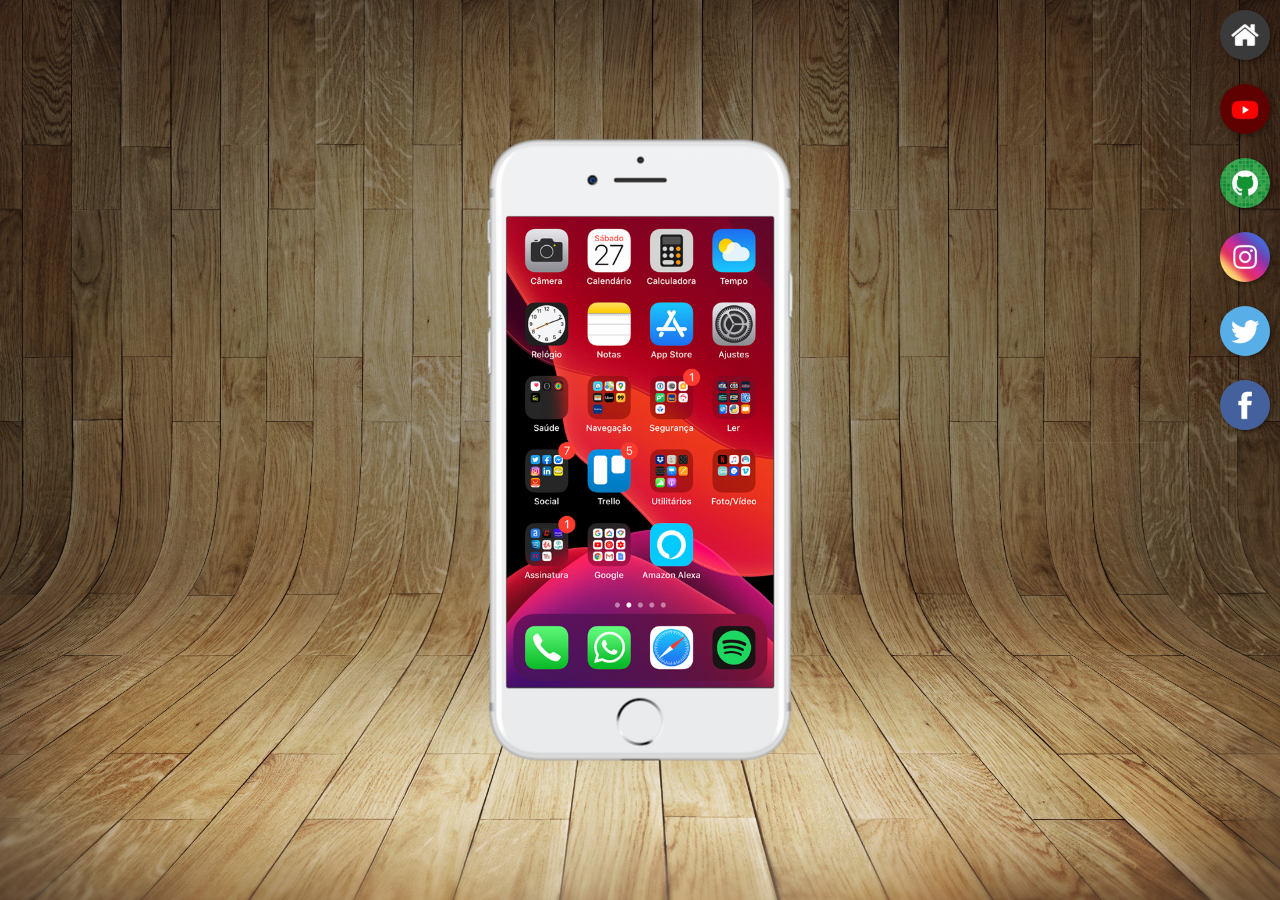
<file: index.html>
<!DOCTYPE html>
<html lang="pt-br">
<head>
    <meta charset="UTF-8">
    <meta http-equiv="X-UA-Compatible" content="IE=edge">
    <meta name="viewport" content="width=device-width, initial-scale=1.0">
    <title>Projeto Redes Sociais</title>
    <link rel="shortcut icon" href="favicon.ico" type="image/x-icon">
    <link rel="stylesheet" href="estilos/style.css">
</head>
<body>

    <main>

        <section id="telefone">
            <iframe src="home.html" frameborder="0" name="tela" id="tela">Seu Navegador não é compatível com isso.</iframe>
        </section>

        <section id="redes-sociais">
            <a href="home.html" target="tela">
                <img src="imagens/logo-home.jpg" alt="Home">
            </a><br>
            <a href="youtube.html" target="tela">
                <img src="imagens/logo-youtube.jpg" alt="YouTube">
            </a><br>
            <a href="github.html" target="tela">
                <img src="imagens/logo-github.jpg" alt="GitHub">
            </a><br>
            <a href="instagram.html" target="tela">
                <img src="imagens/logo-instagram.jpg" alt="Instagram">
            </a><br>
            <a href="twitter.html" target="tela">
                <img src="imagens/logo-twitter.jpg" alt="Twitter">
            </a><br>
            <a href="facebook.html" target="tela">
                <img src="imagens/logo-facebook.jpg" alt="Facebook">
            </a><br>
        </section>


    </main>    















    
</body>
</html>
</file>
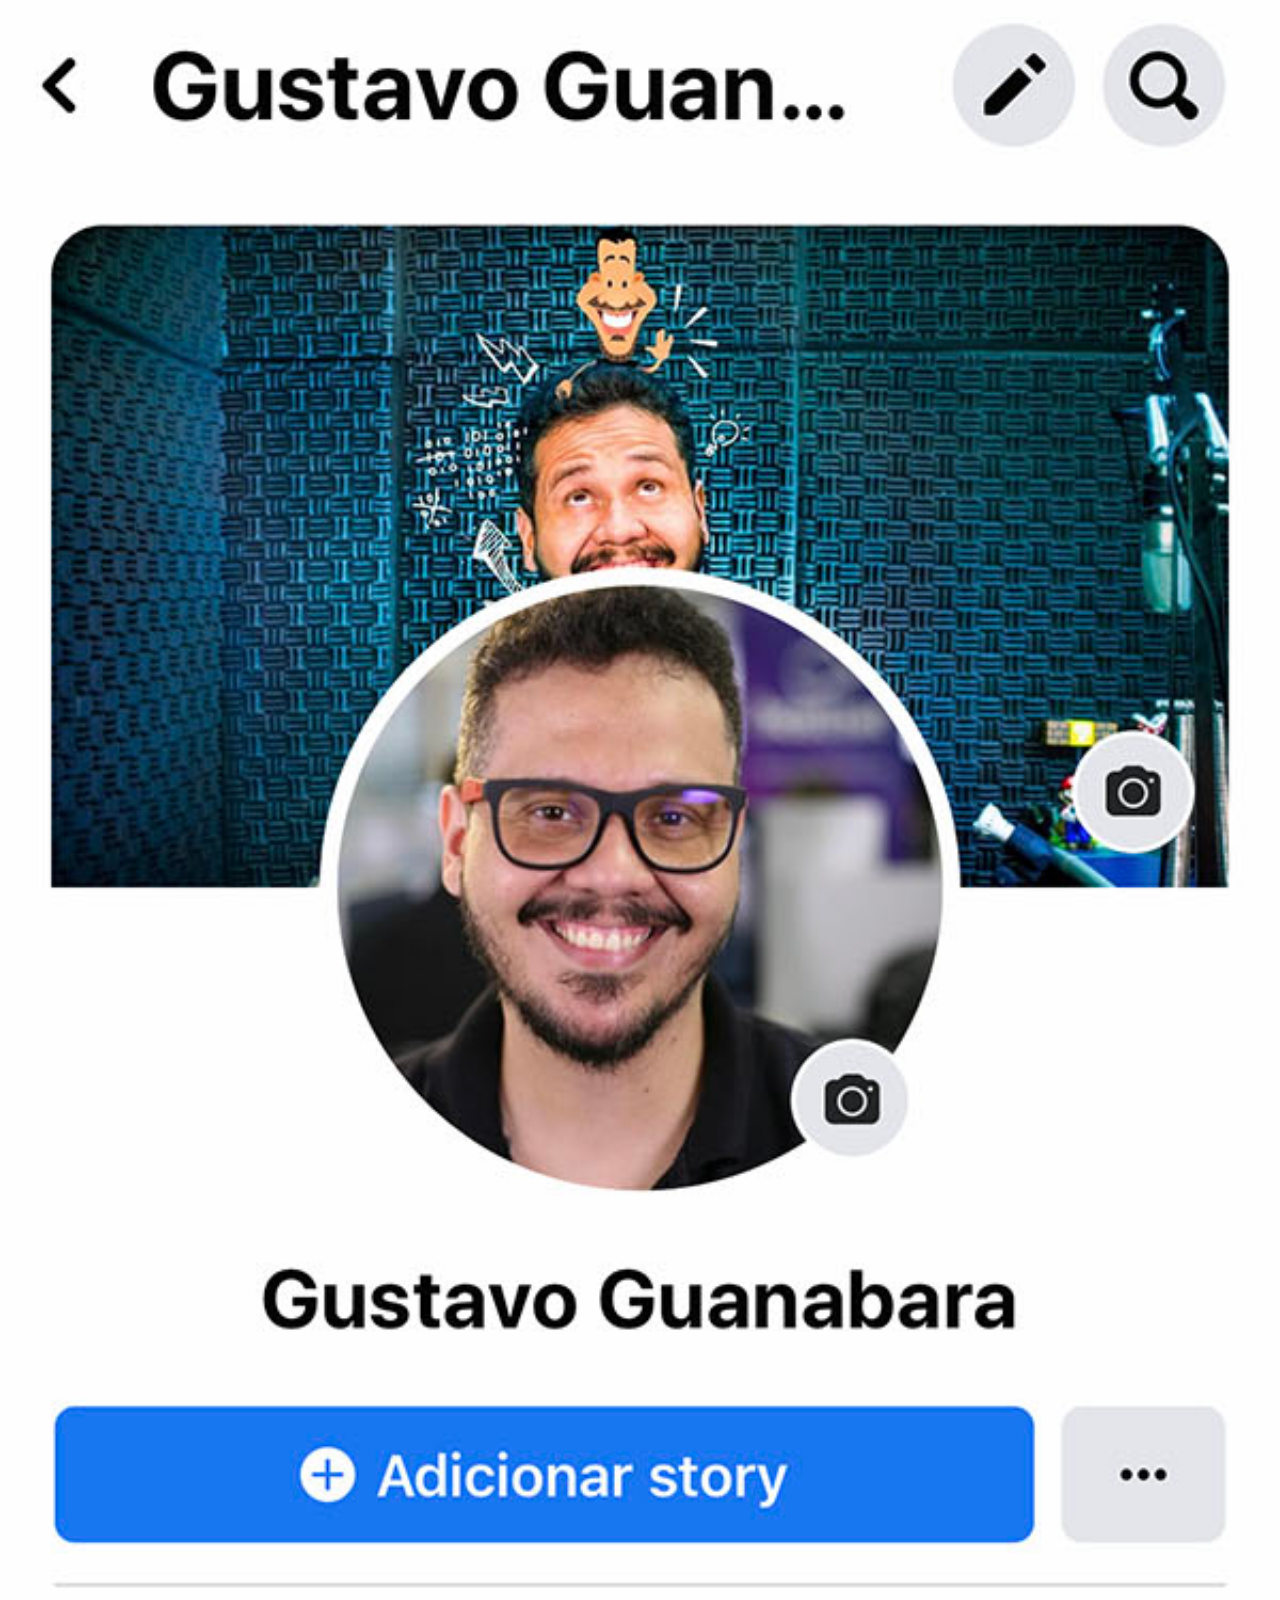
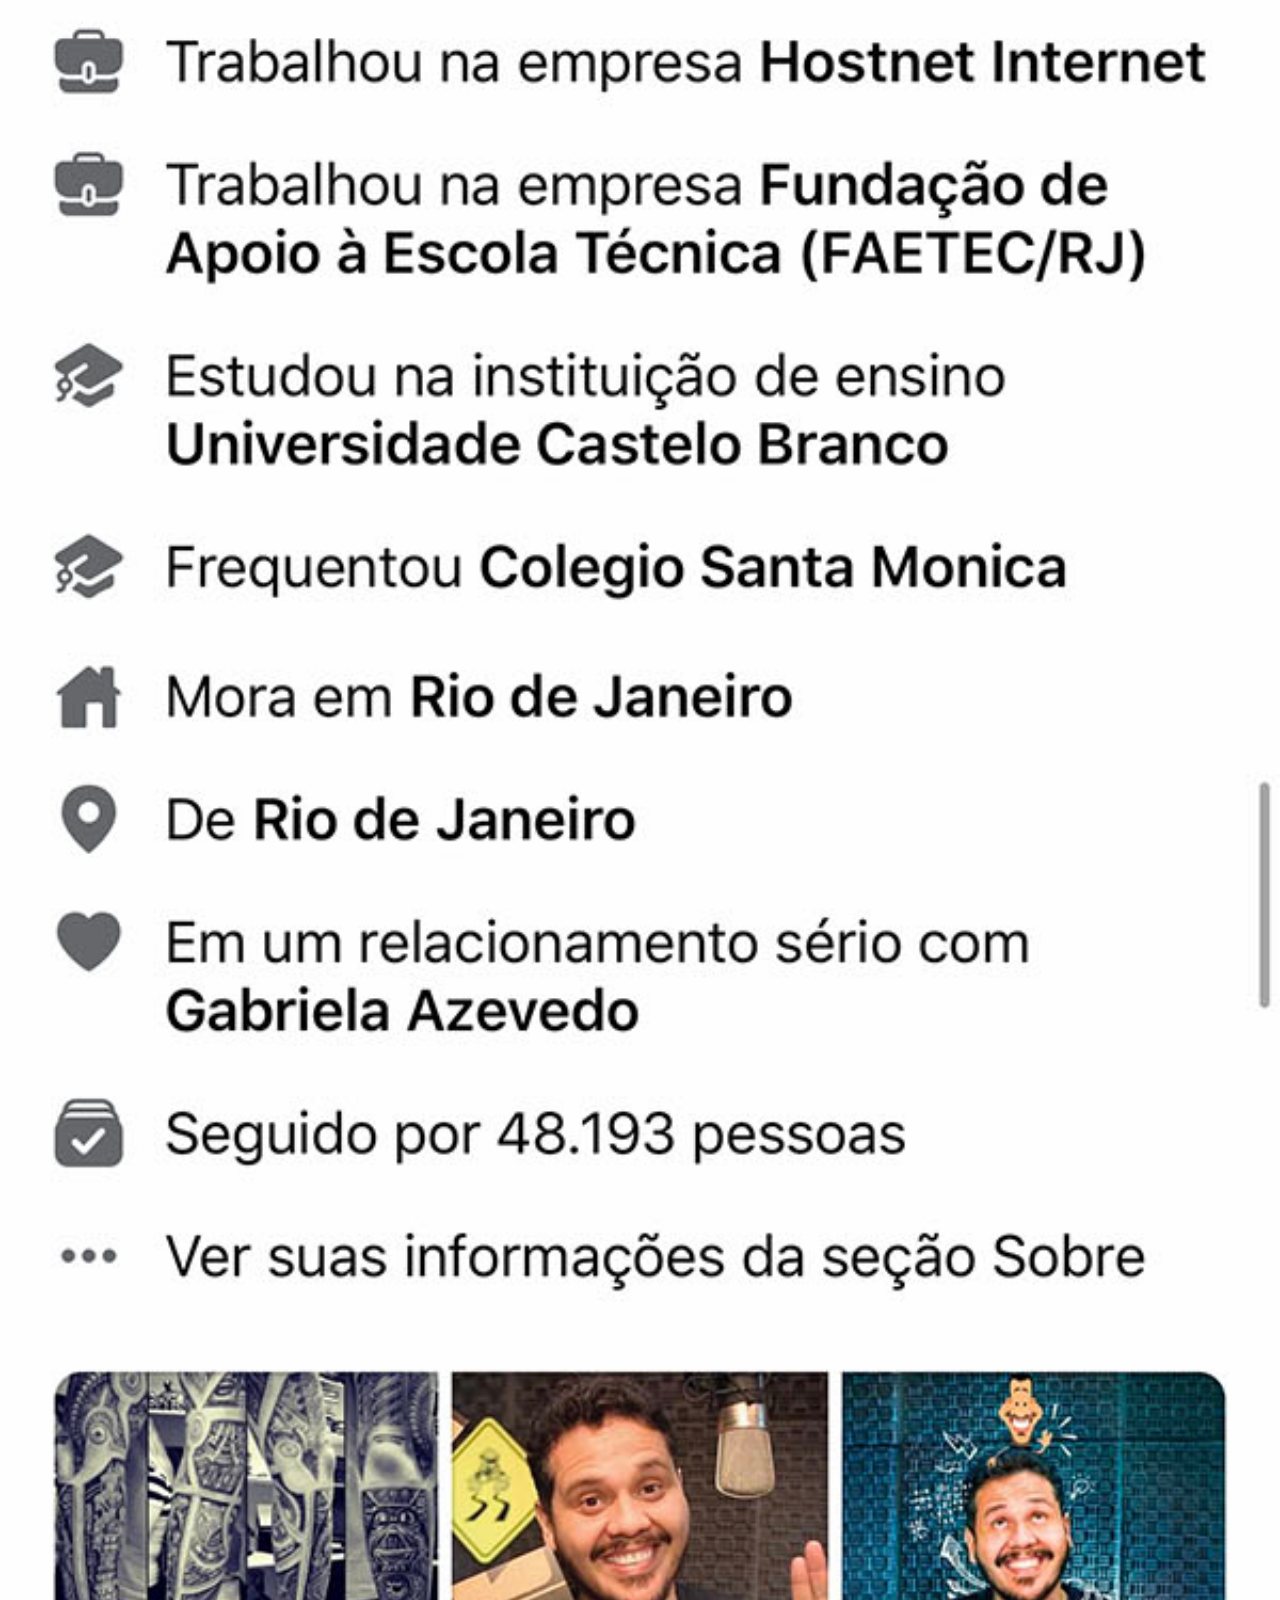
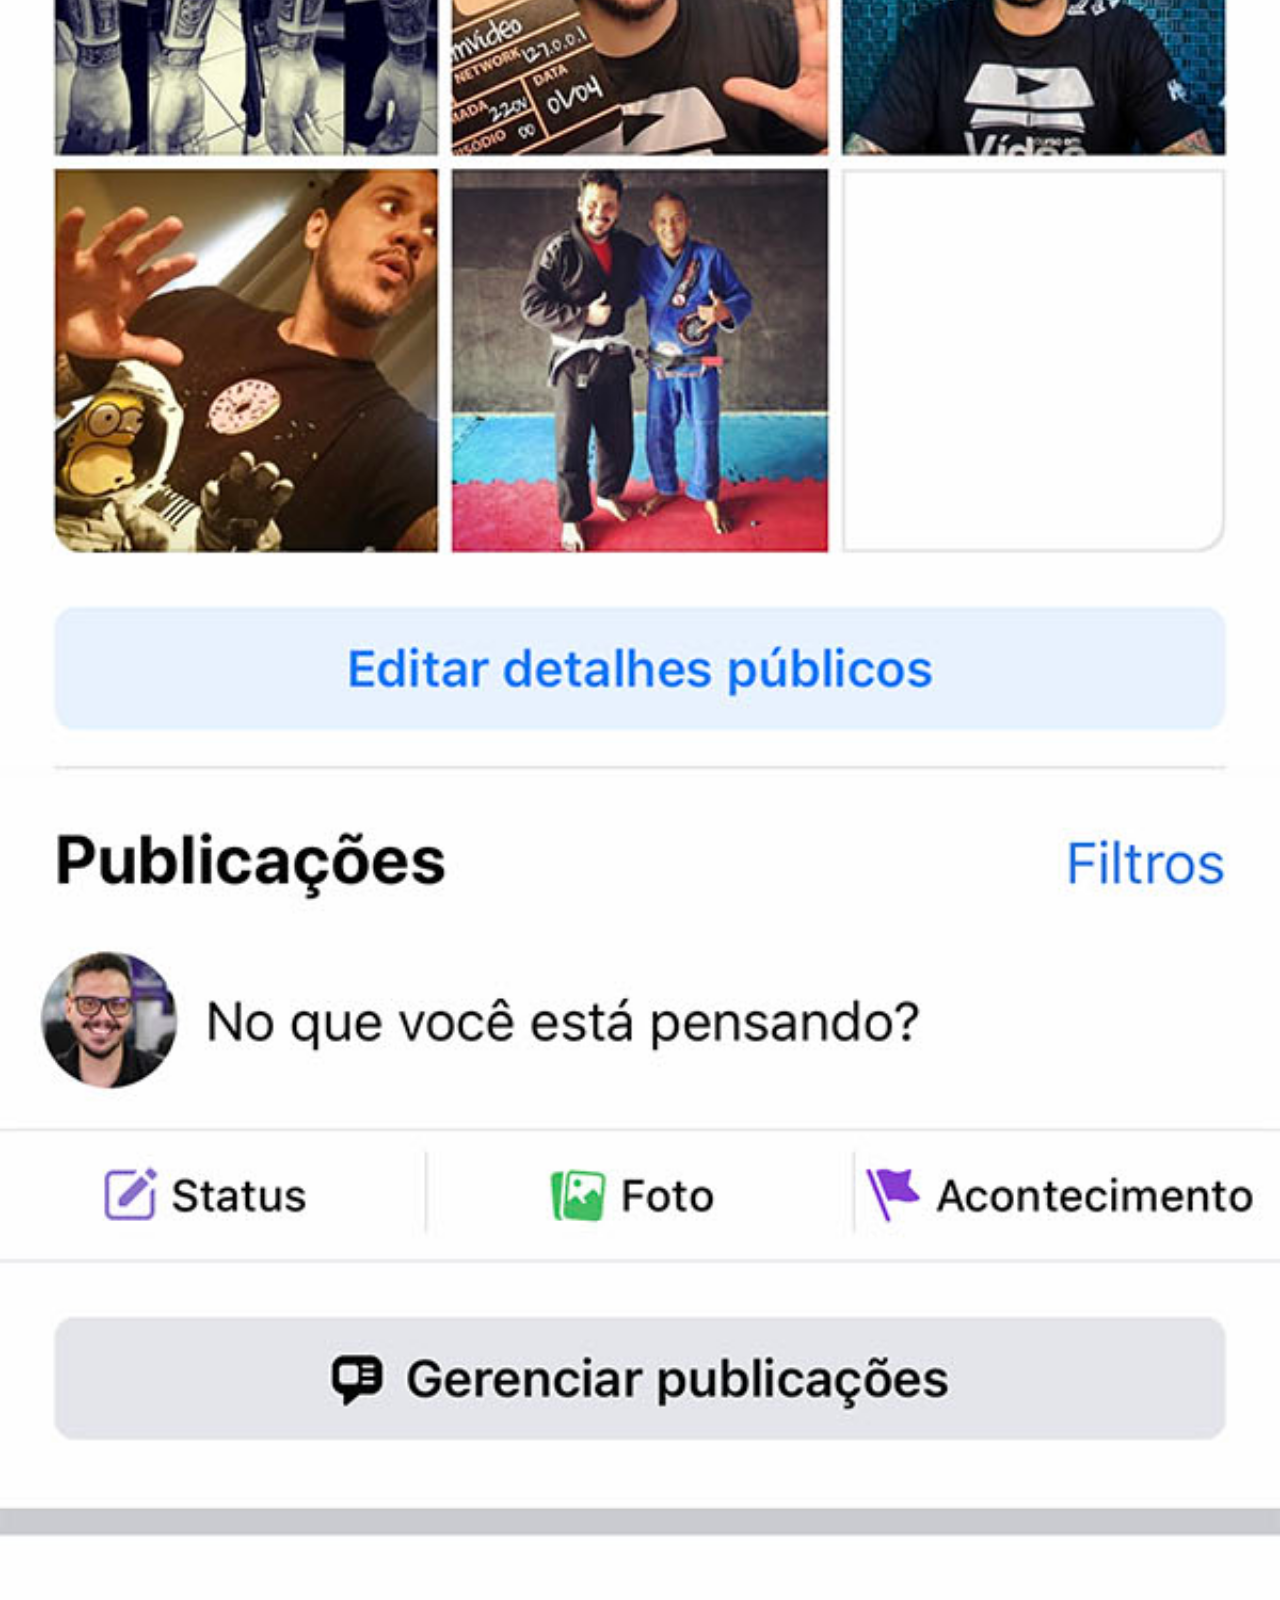
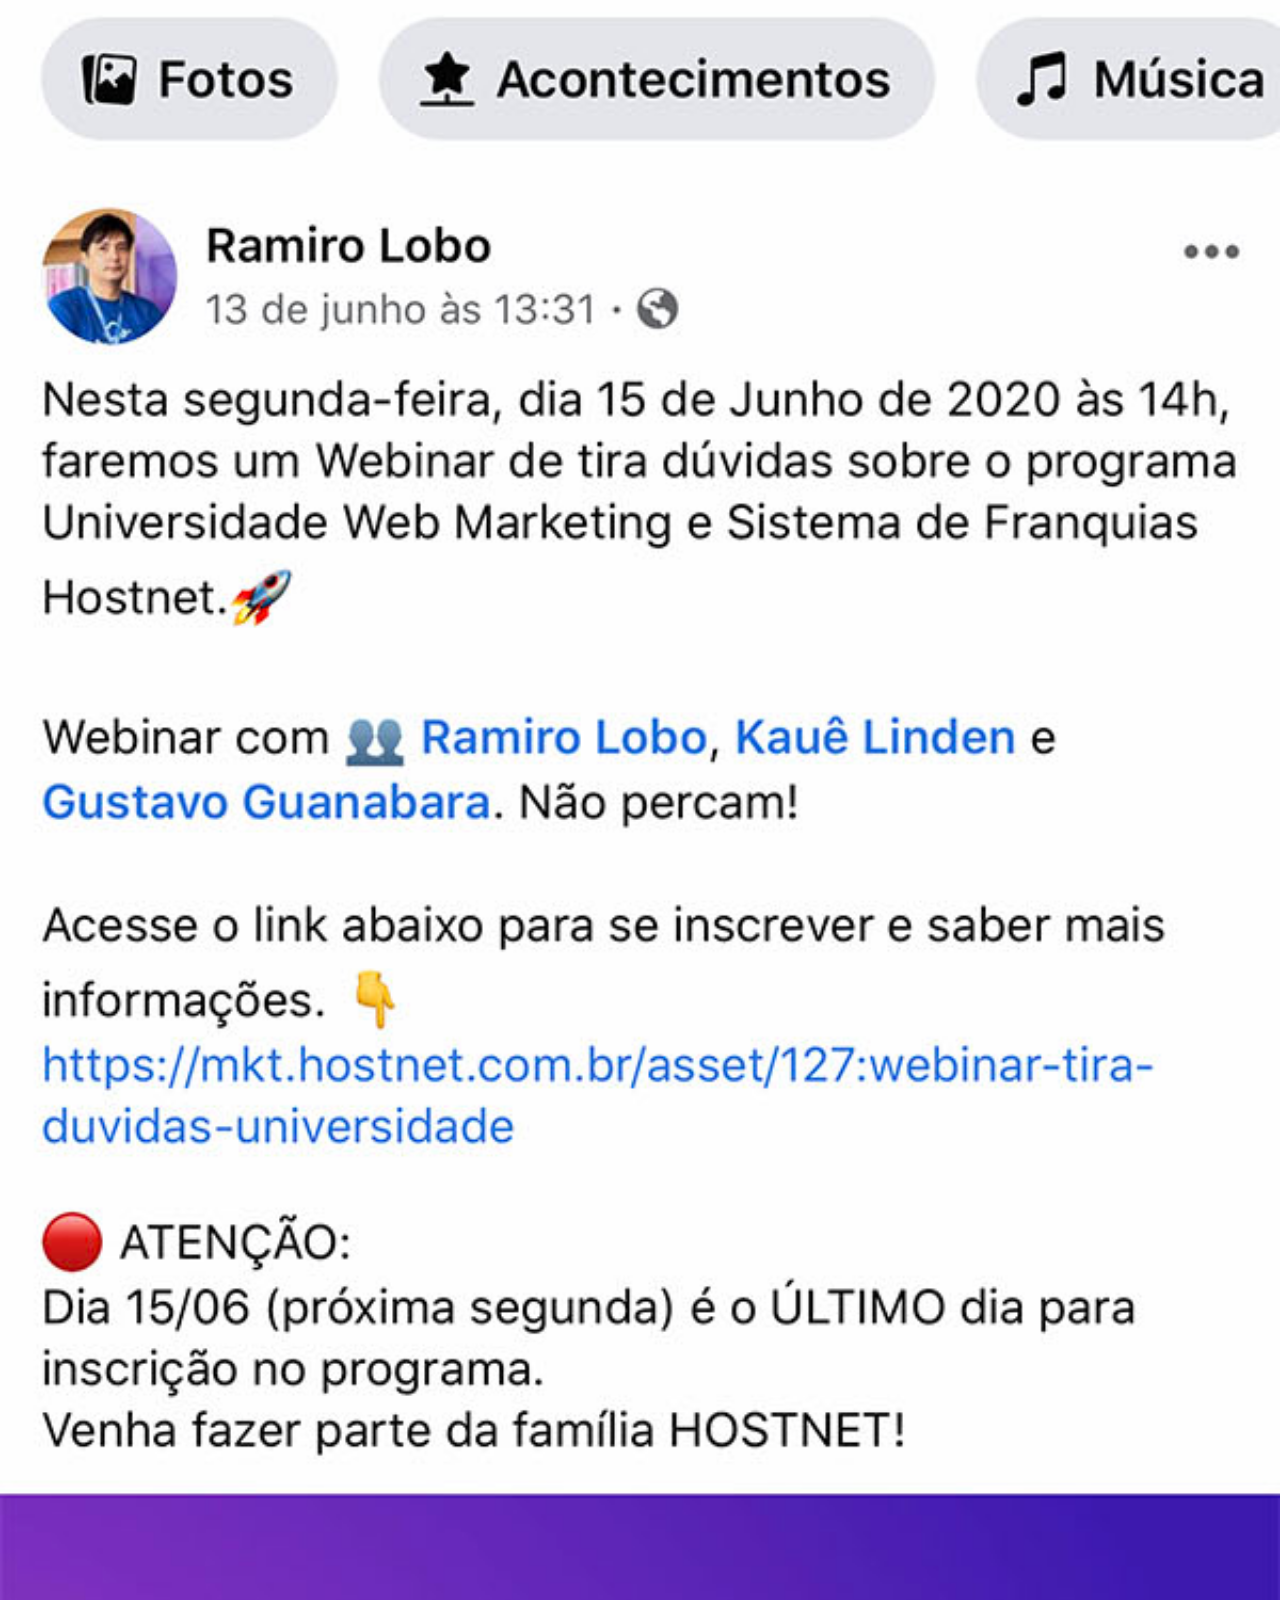
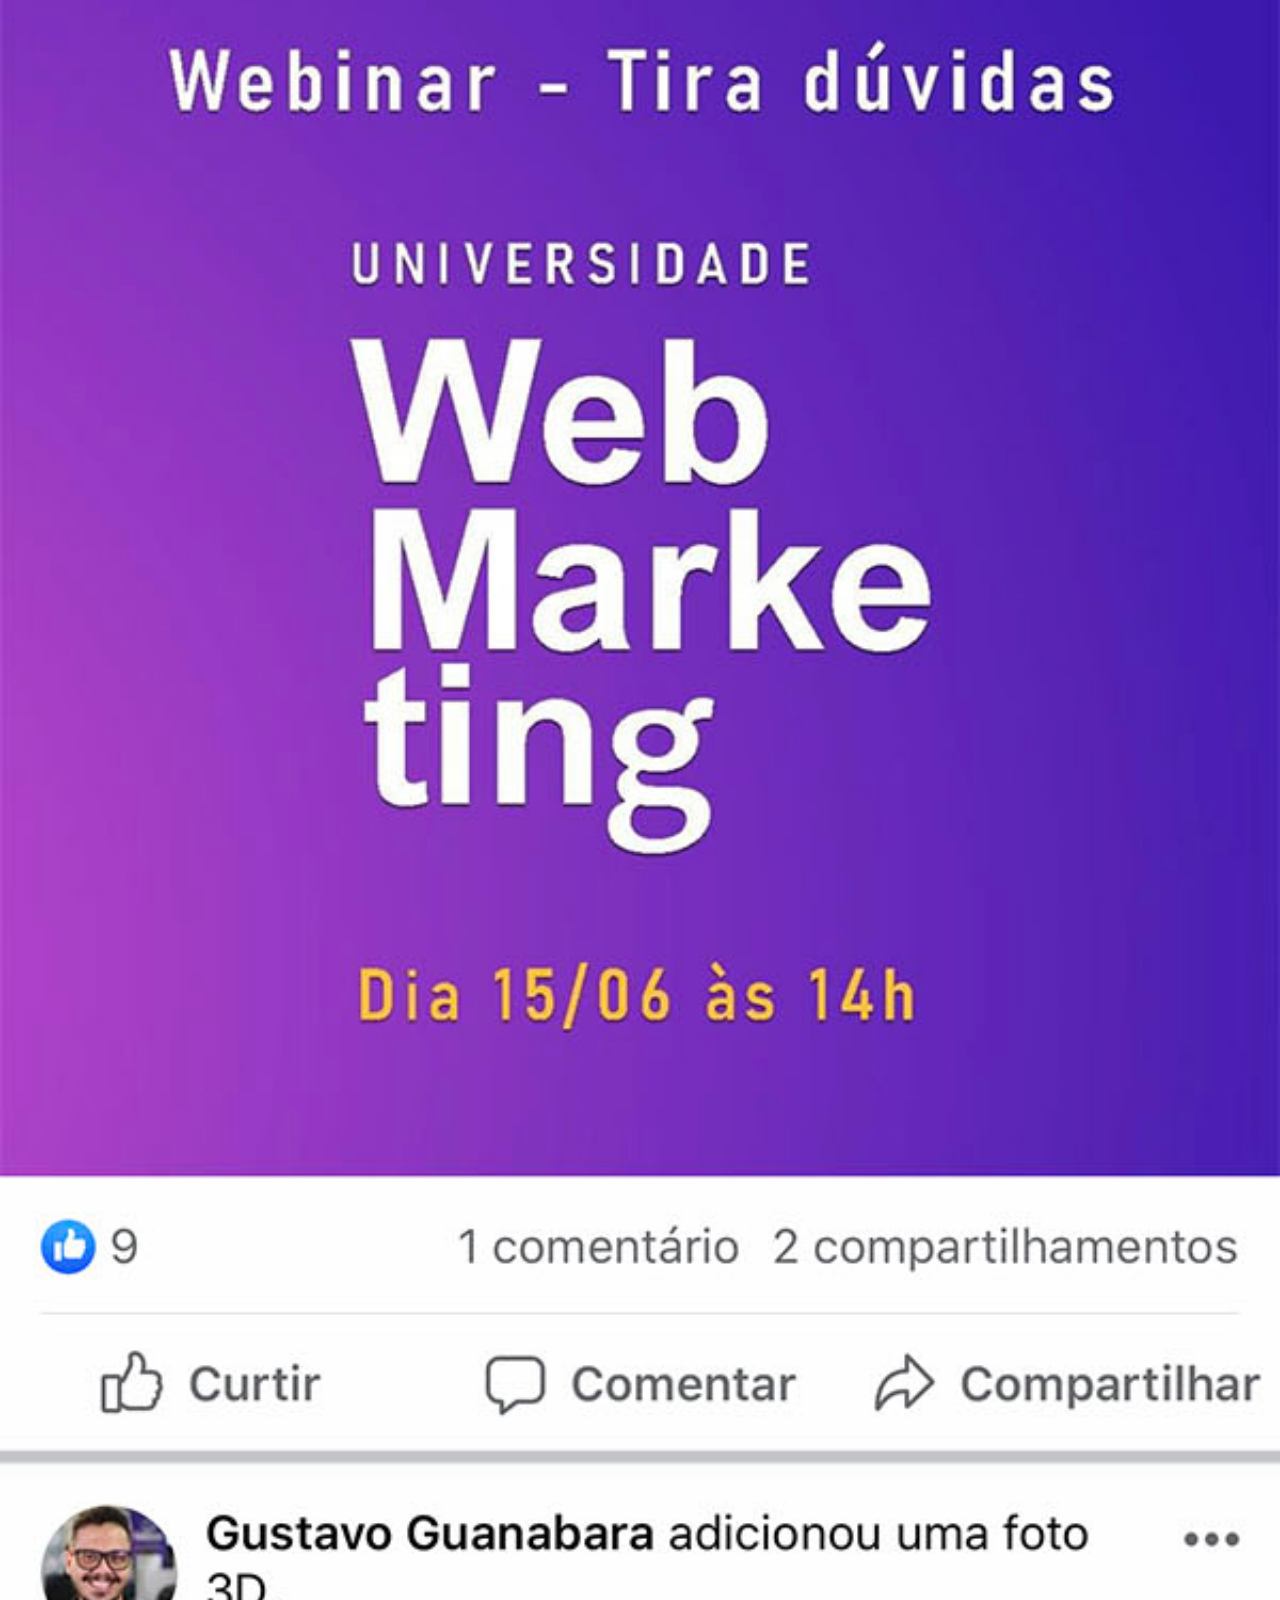
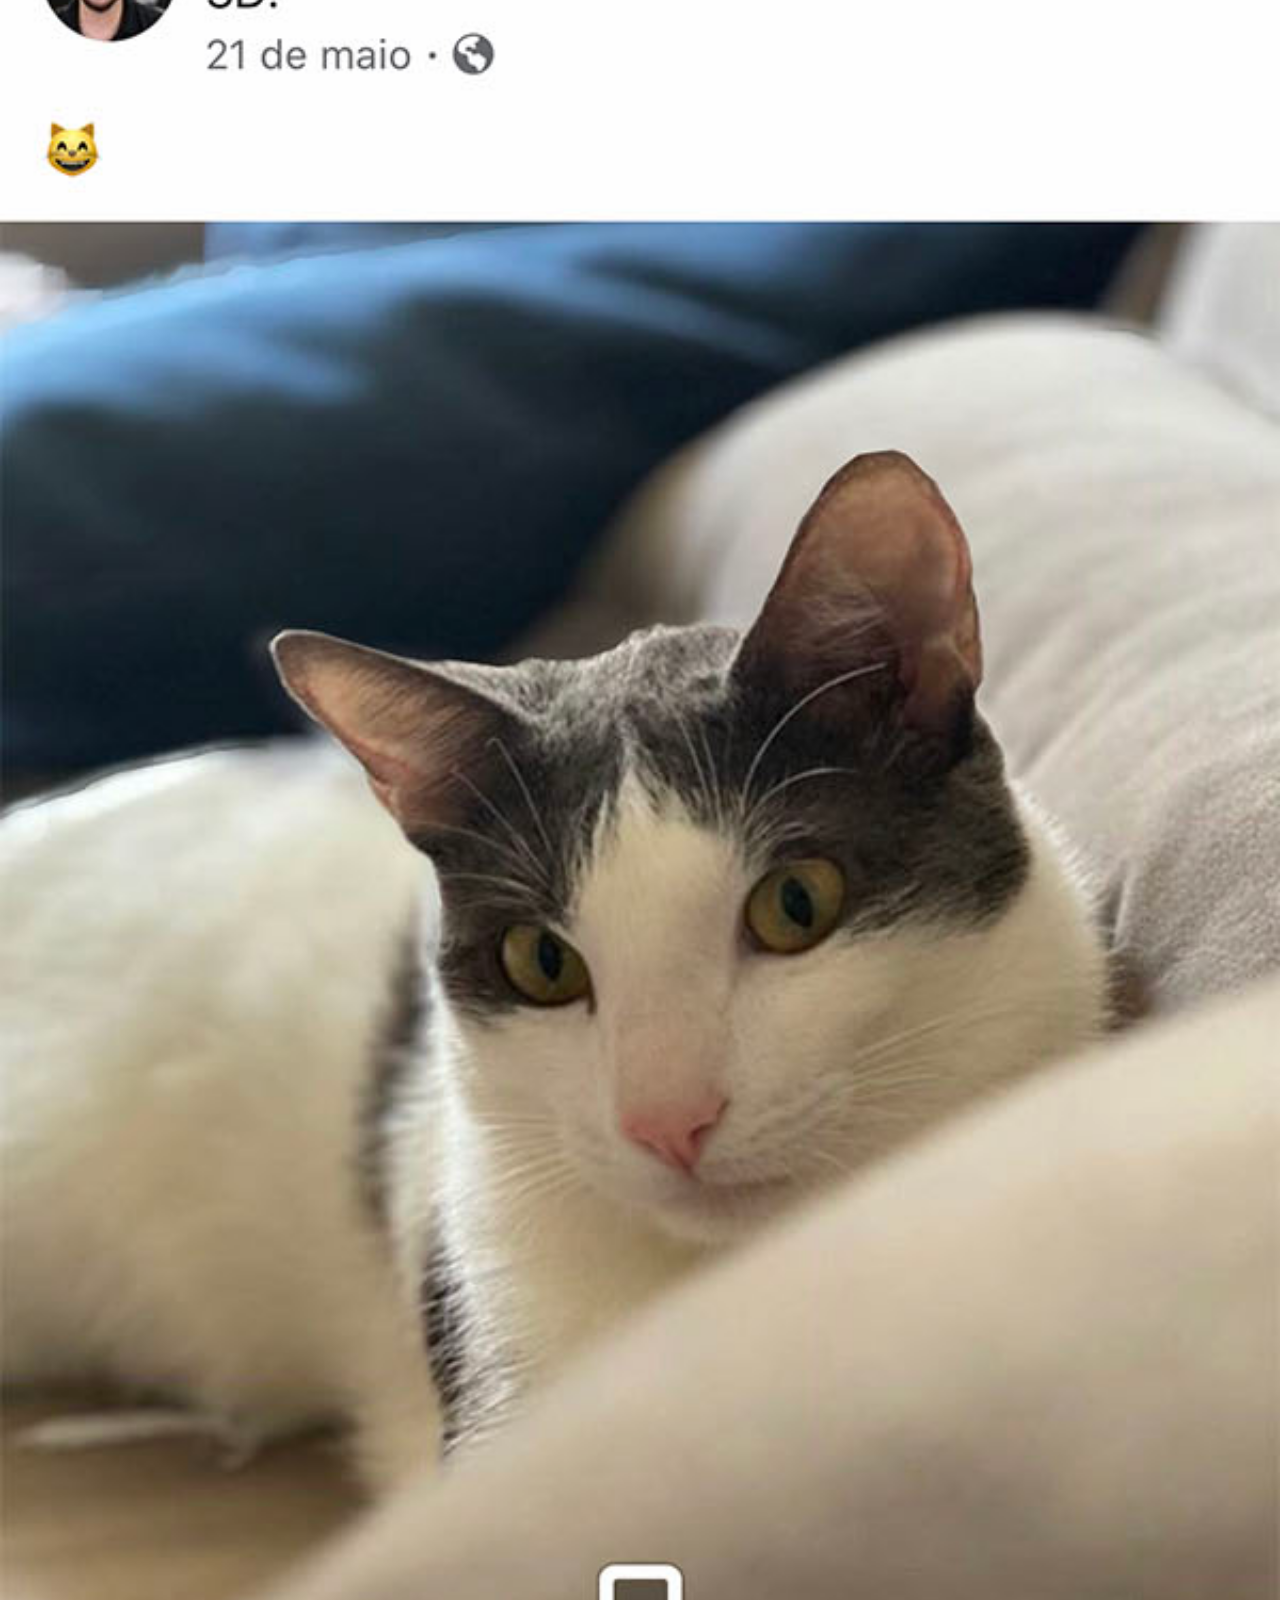
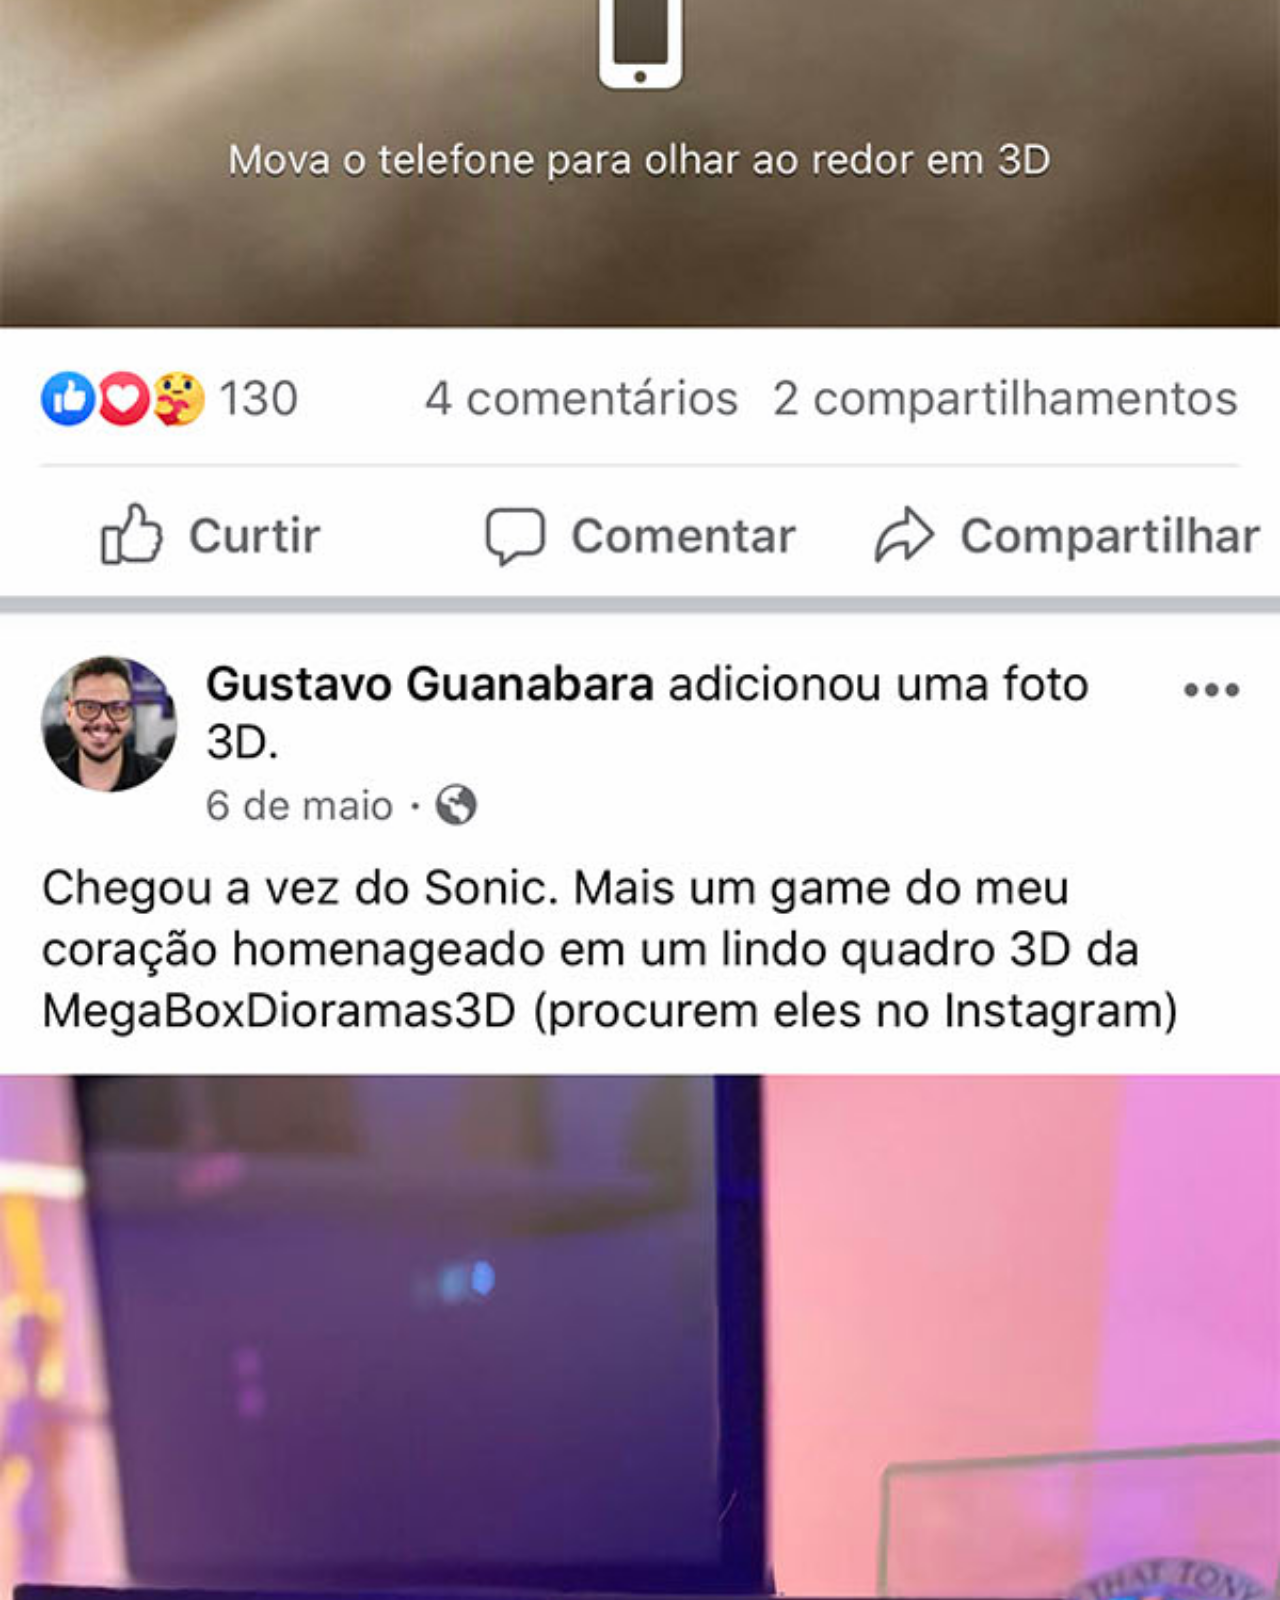
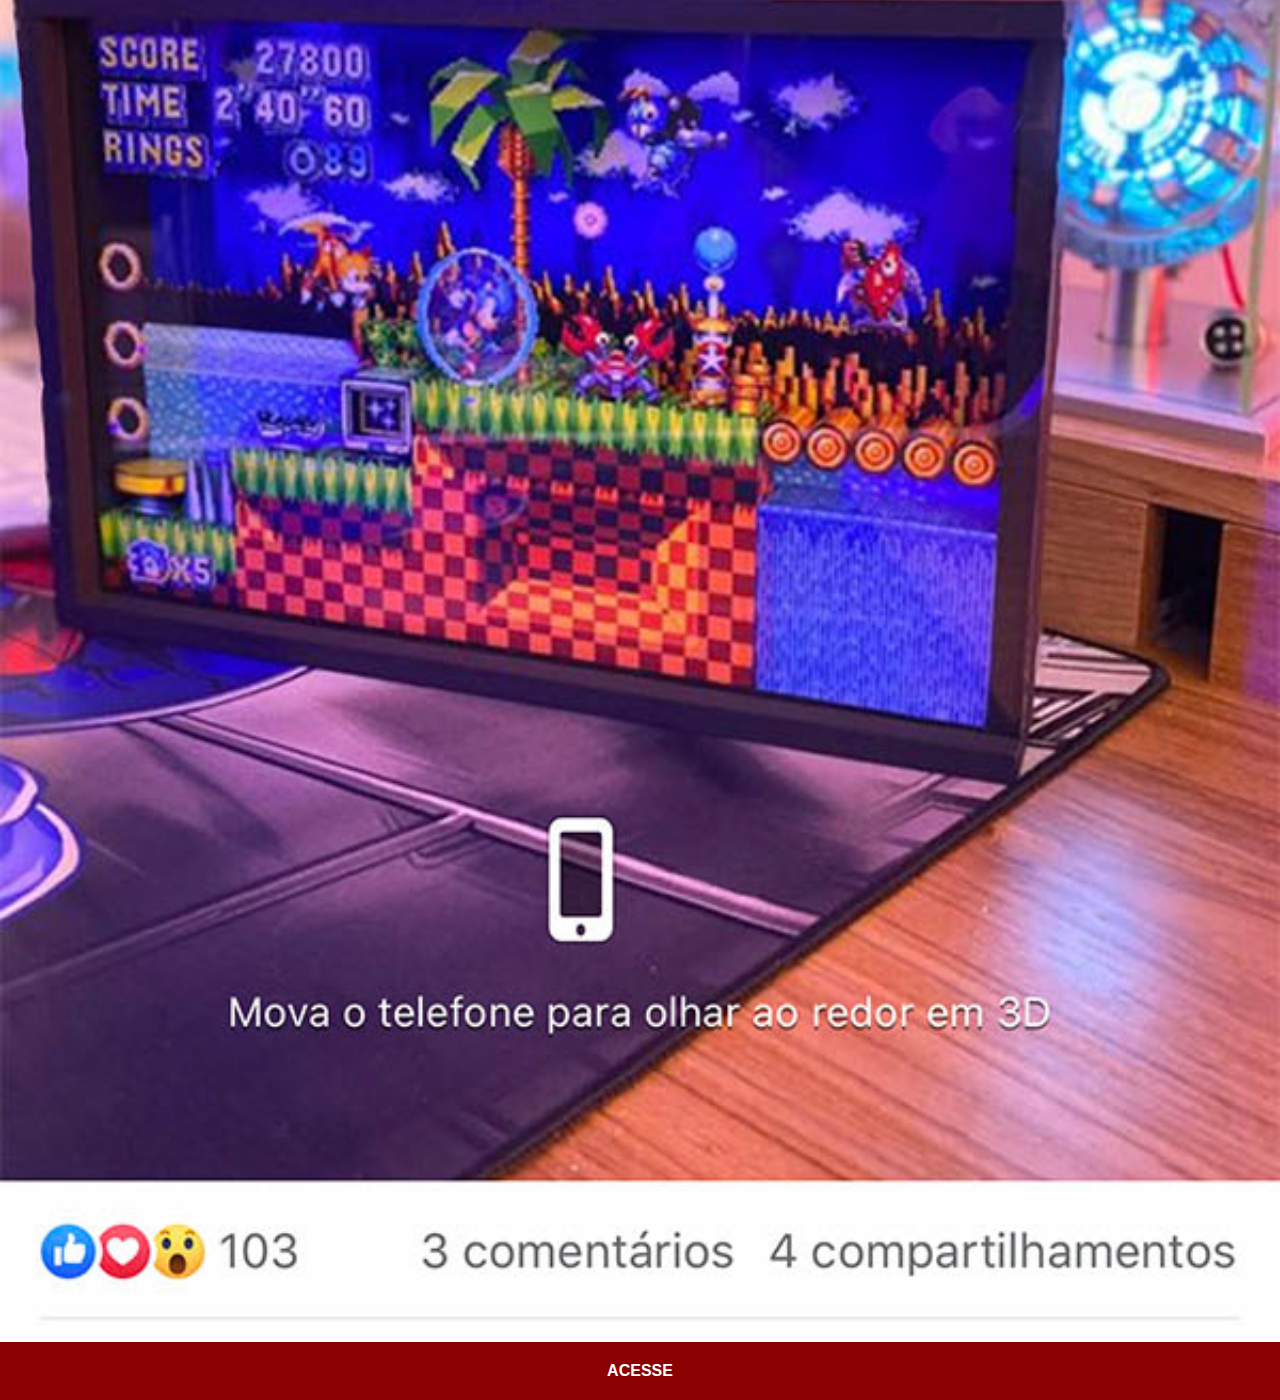
<file: facebook.html>
<!DOCTYPE html>
<html lang="pt-br">
<head>
    <meta charset="UTF-8">
    <meta http-equiv="X-UA-Compatible" content="IE=edge">
    <meta name="viewport" content="width=device-width, initial-scale=1.0">
    <title>Facebook</title>
    <link rel="stylesheet" href="estilos/social.css">
</head>
<body>
    <img src="imagens/tela-facebook.jpg" alt="">
    <a href="https://pt-br.facebook.com/gustavoguanabara/" target="_blank">ACESSE</a>
</body>
</html>
</file>
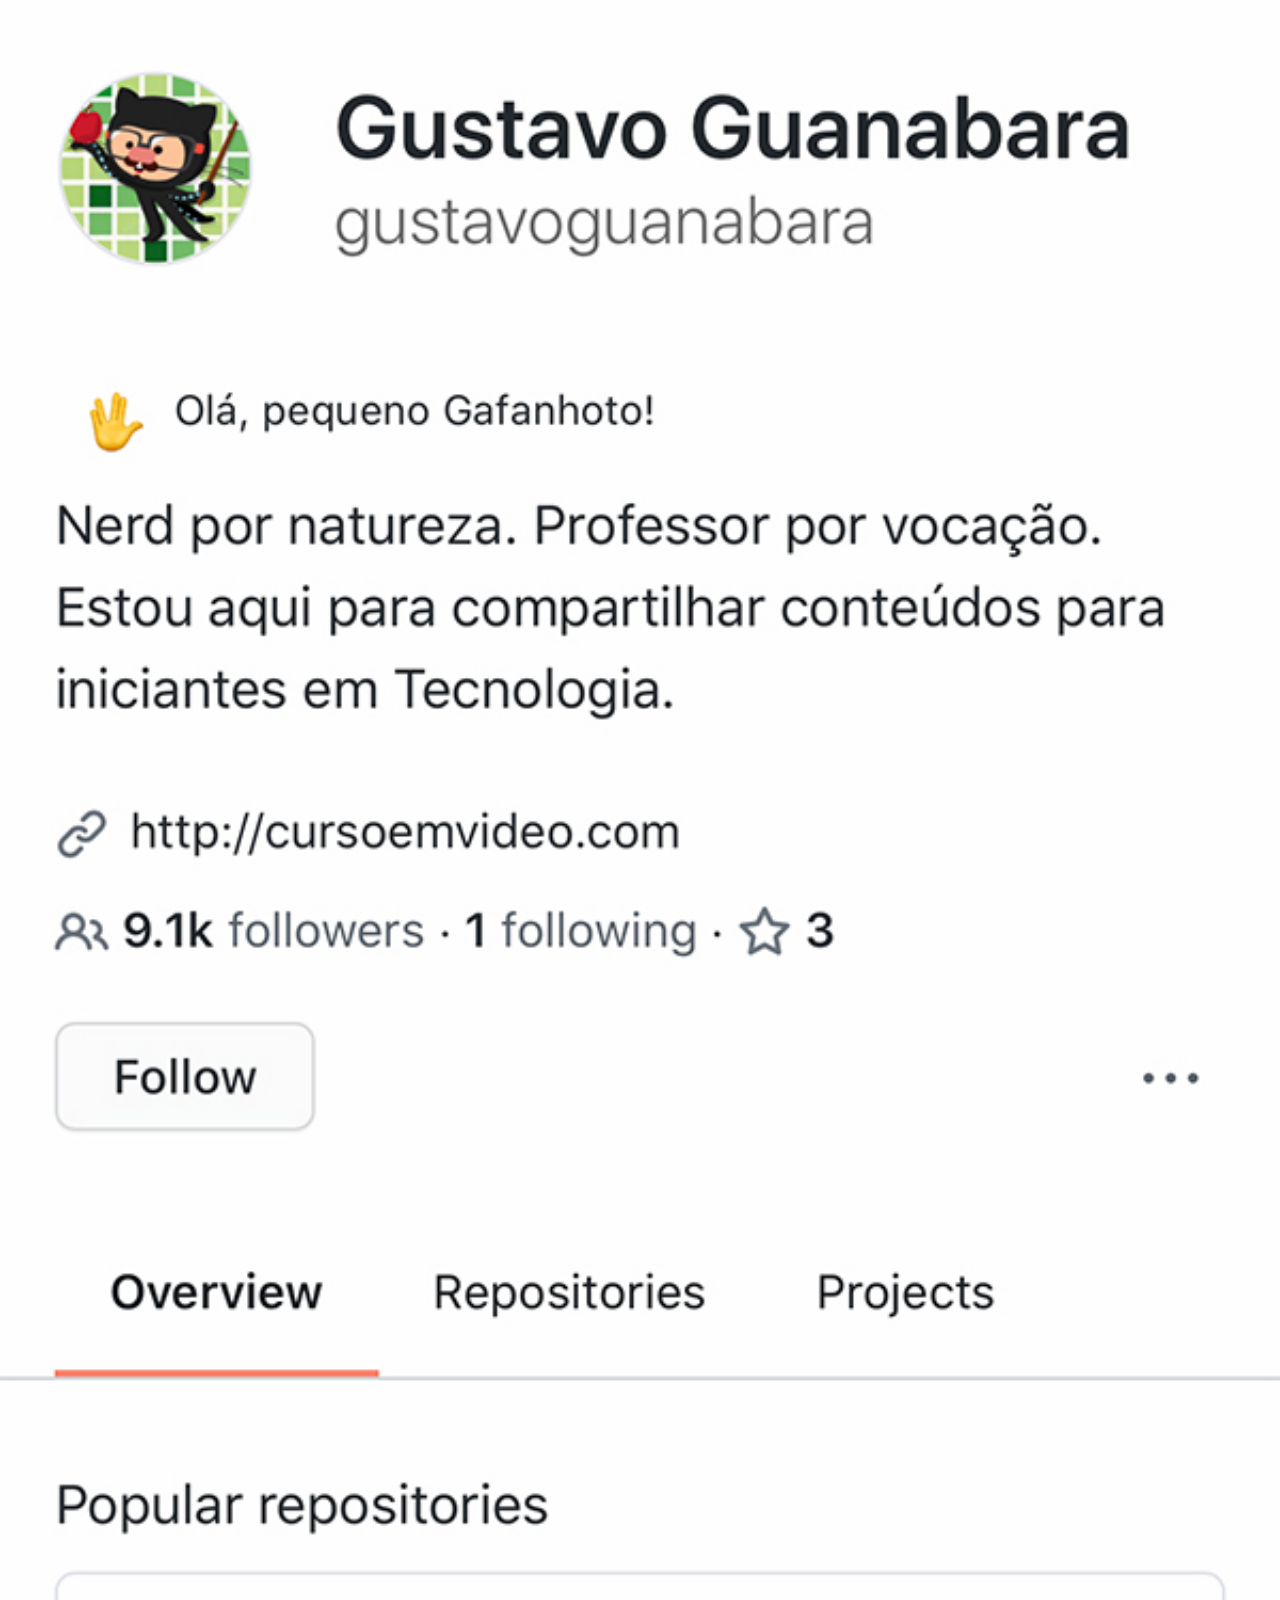
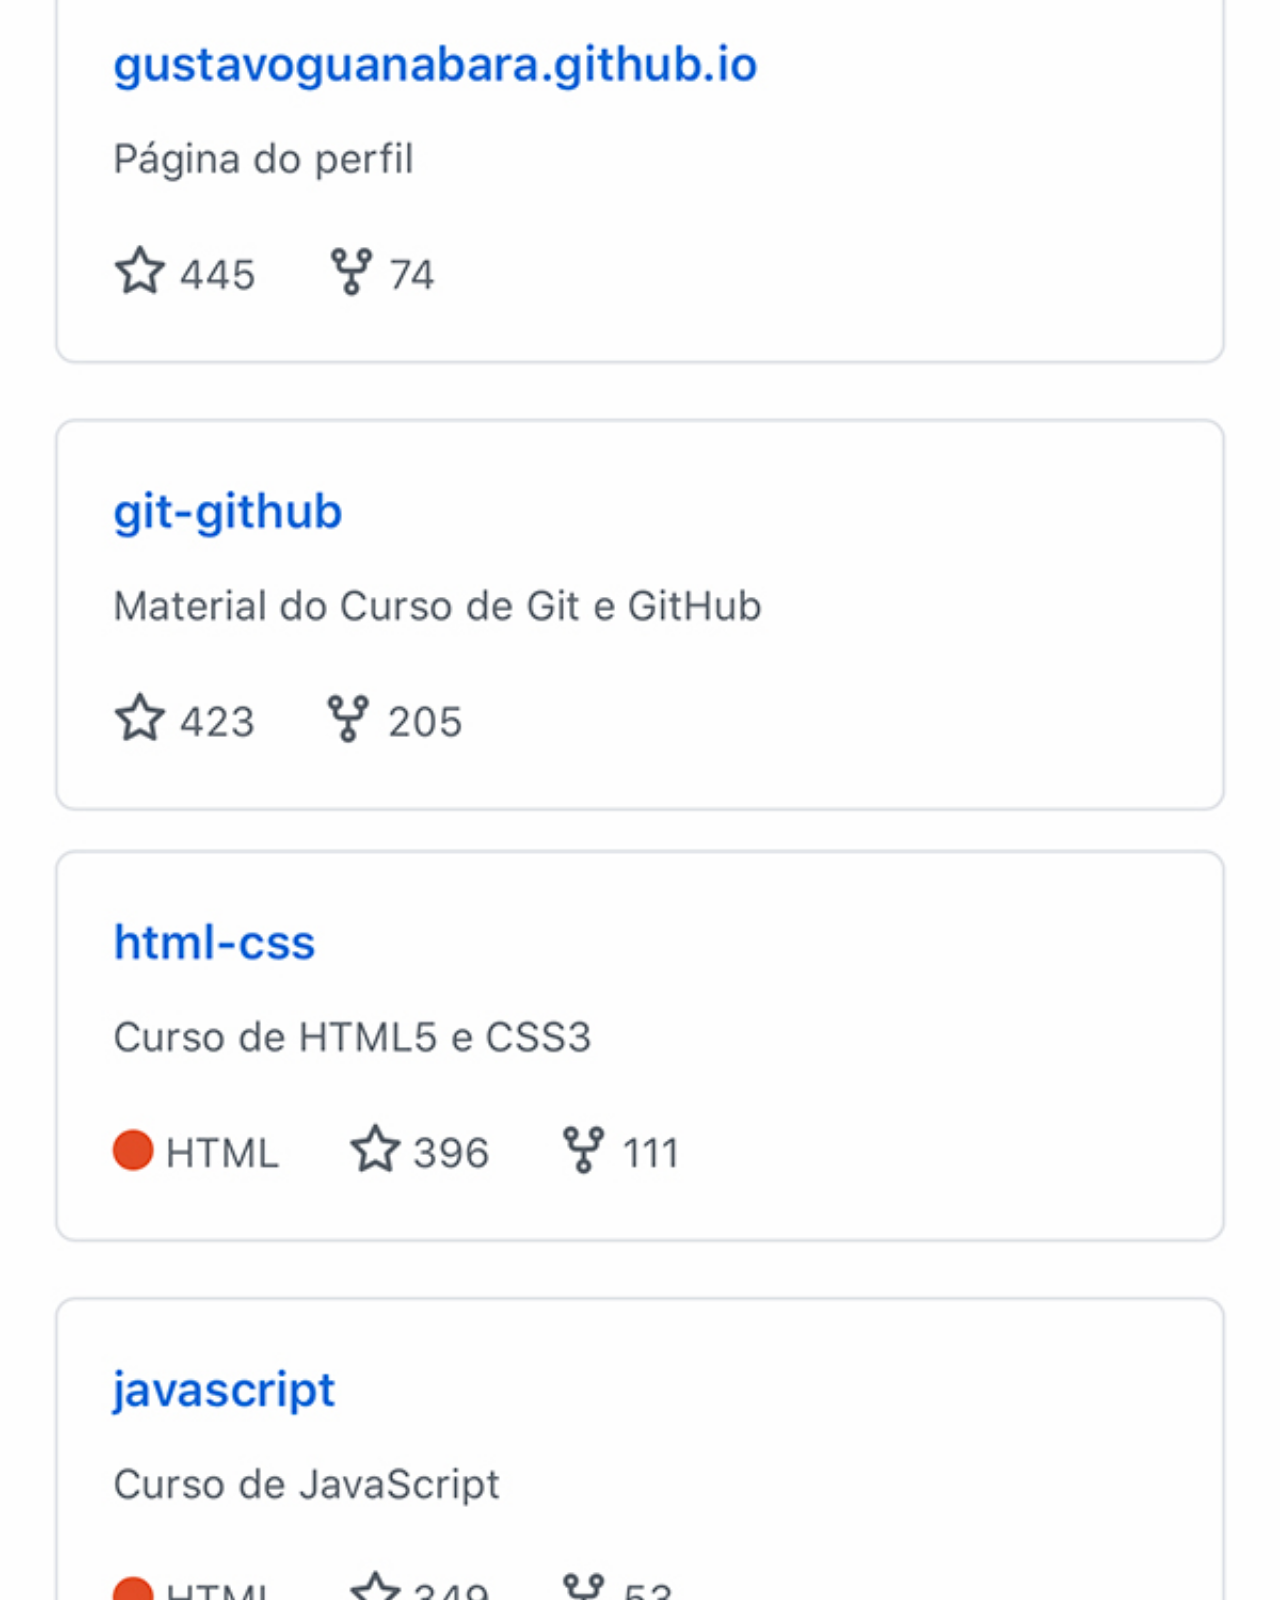
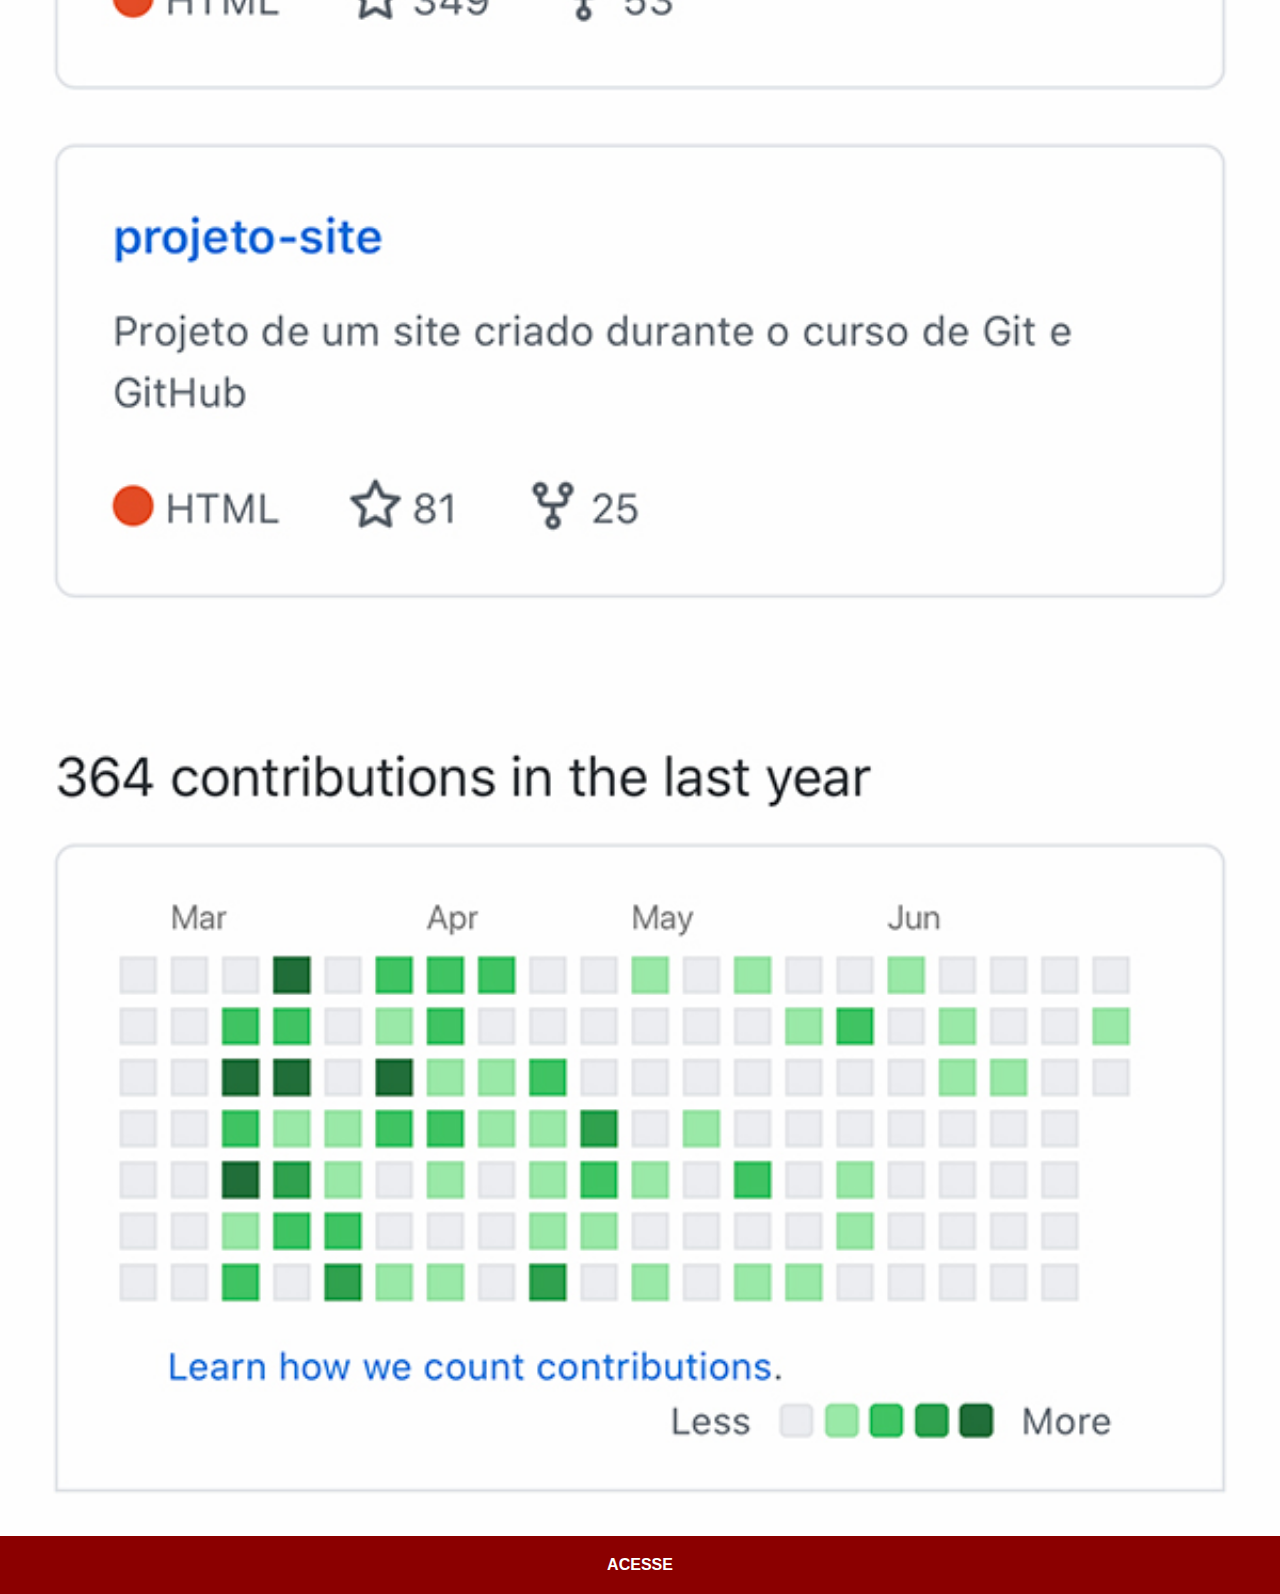
<file: github.html>
<!DOCTYPE html>
<html lang="pt-br">
<head>
    <meta charset="UTF-8">
    <meta http-equiv="X-UA-Compatible" content="IE=edge">
    <meta name="viewport" content="width=device-width, initial-scale=1.0">
    <title>GitHub</title>
    <link rel="stylesheet" href="estilos/social.css">
</head>
<body>
    <img src="imagens/tela-github.jpg" alt="">
    <a href="https://github.com/gustavoguanabara" target="_blank">ACESSE</a>
</body>
</html>
</file>
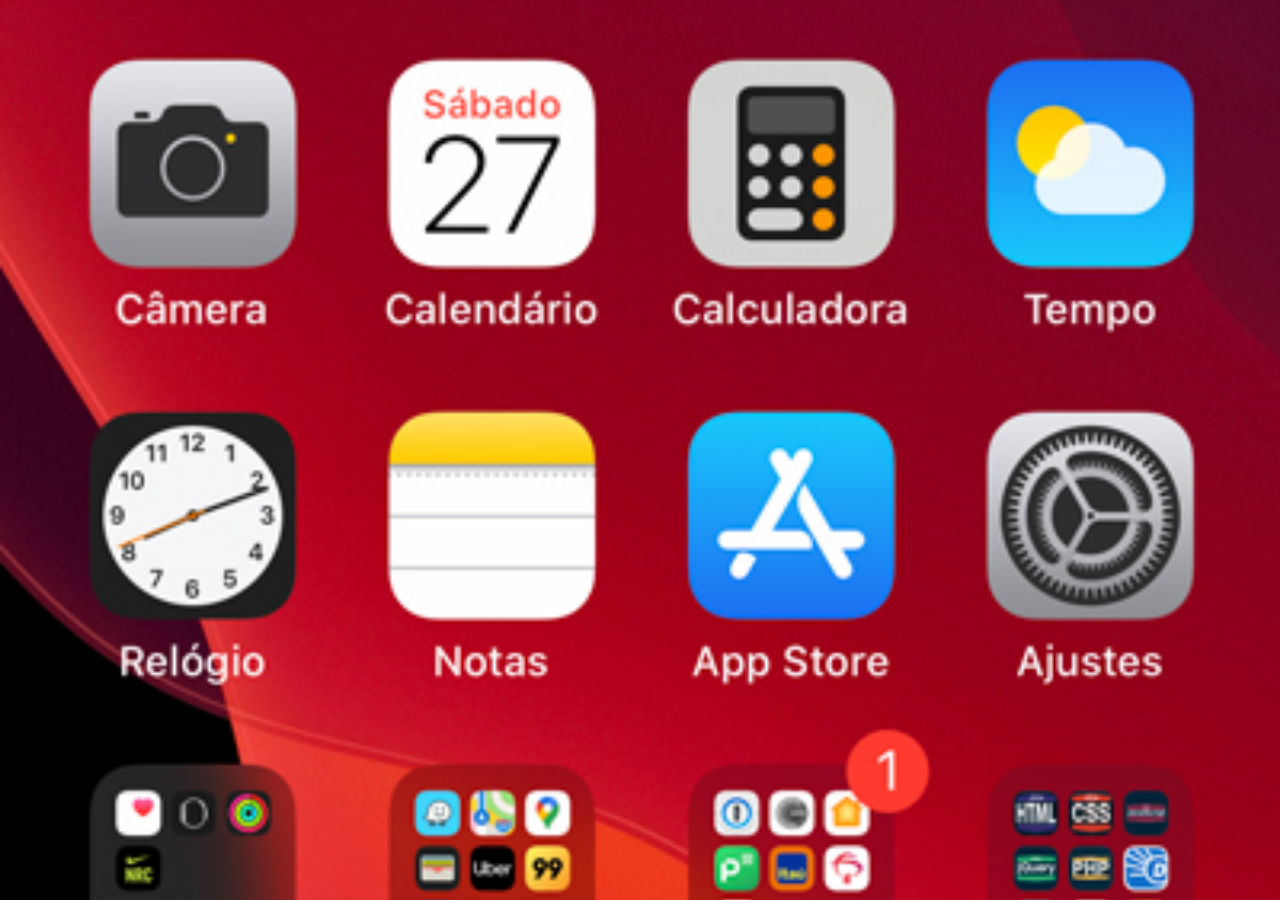
<file: home.html>
<!DOCTYPE html>
<html lang="pt-br">
<head>
    <meta charset="UTF-8">
    <meta http-equiv="X-UA-Compatible" content="IE=edge">
    <meta name="viewport" content="width=device-width, initial-scale=1.0">
    <title>Home</title>
    <style>
        * {
            margin: 0;
            padding: 0;
        }

        body {
            width: 100vw;
            height: 100vh;
            background: url('imagens/tela-home.jpg') no-repeat top center;
            background-size: cover;
        }
    </style>
</head>
<body>
    
</body>
</html>
</file>
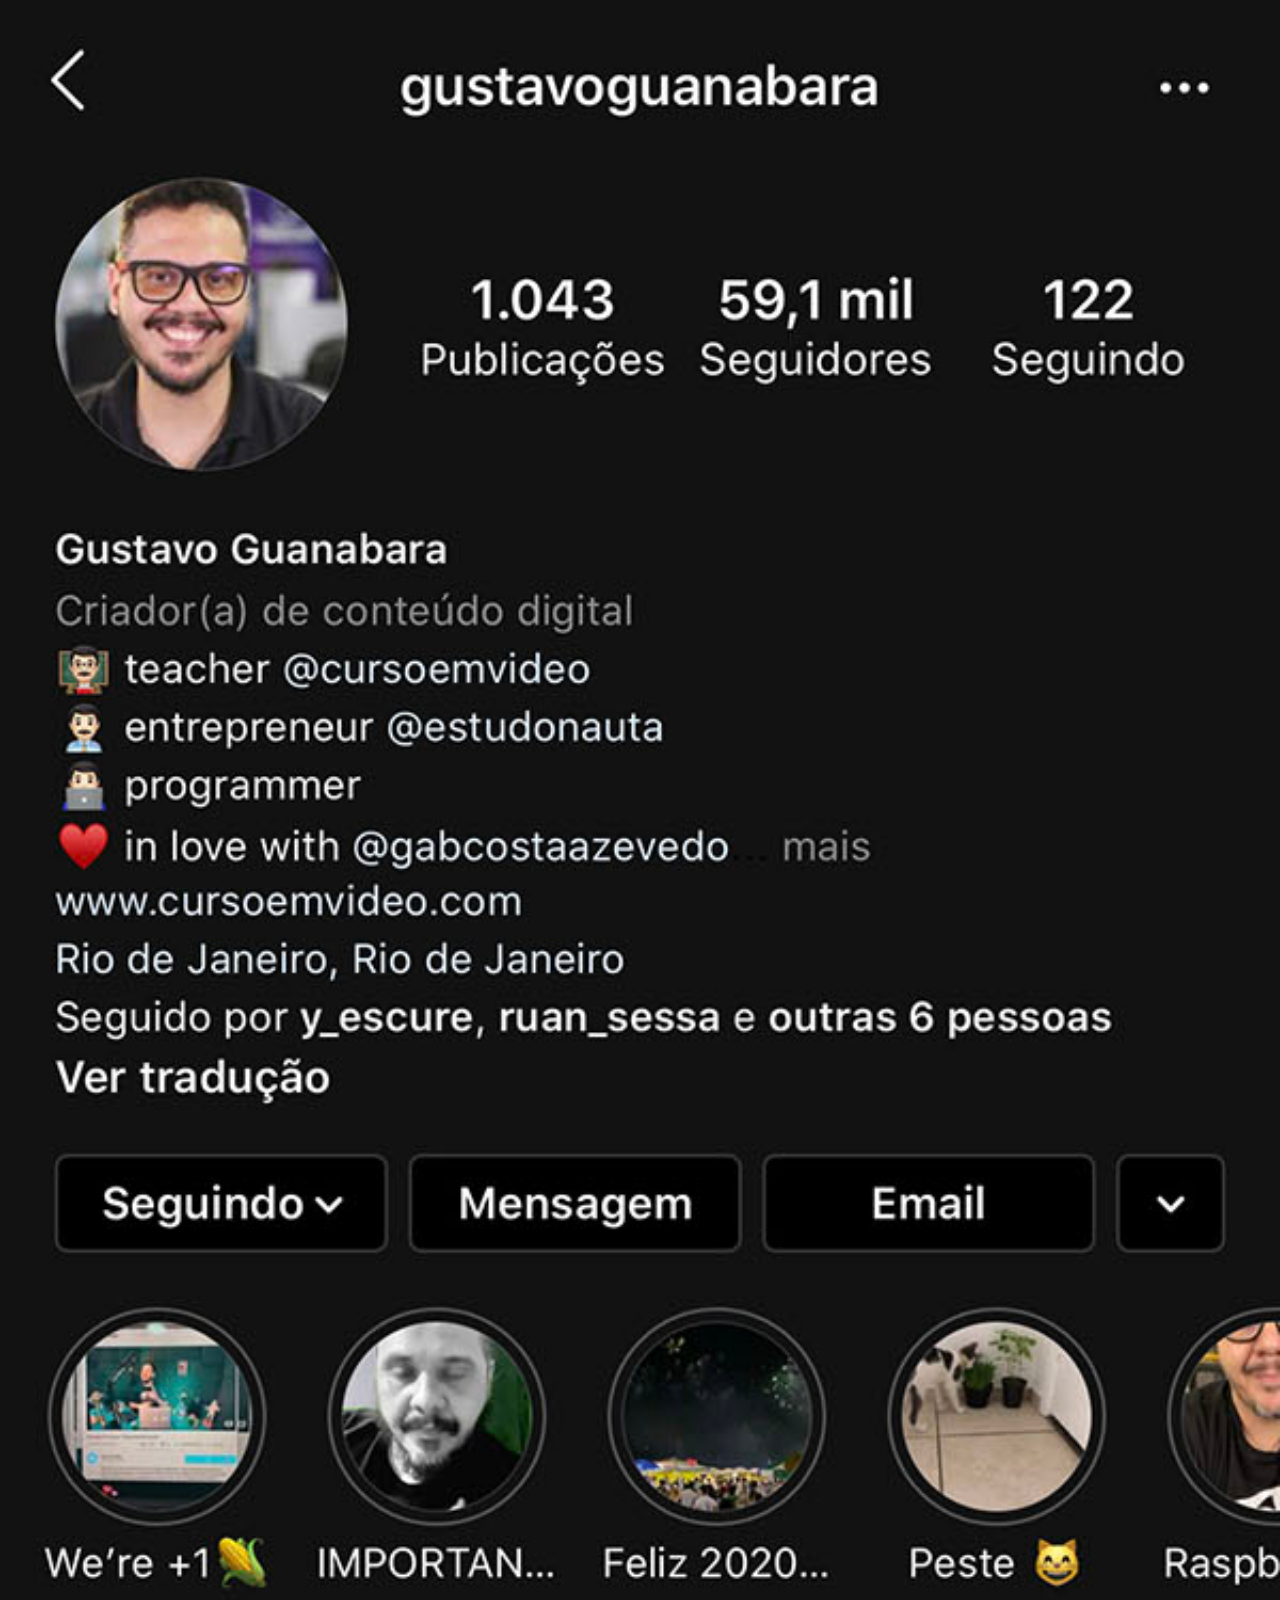
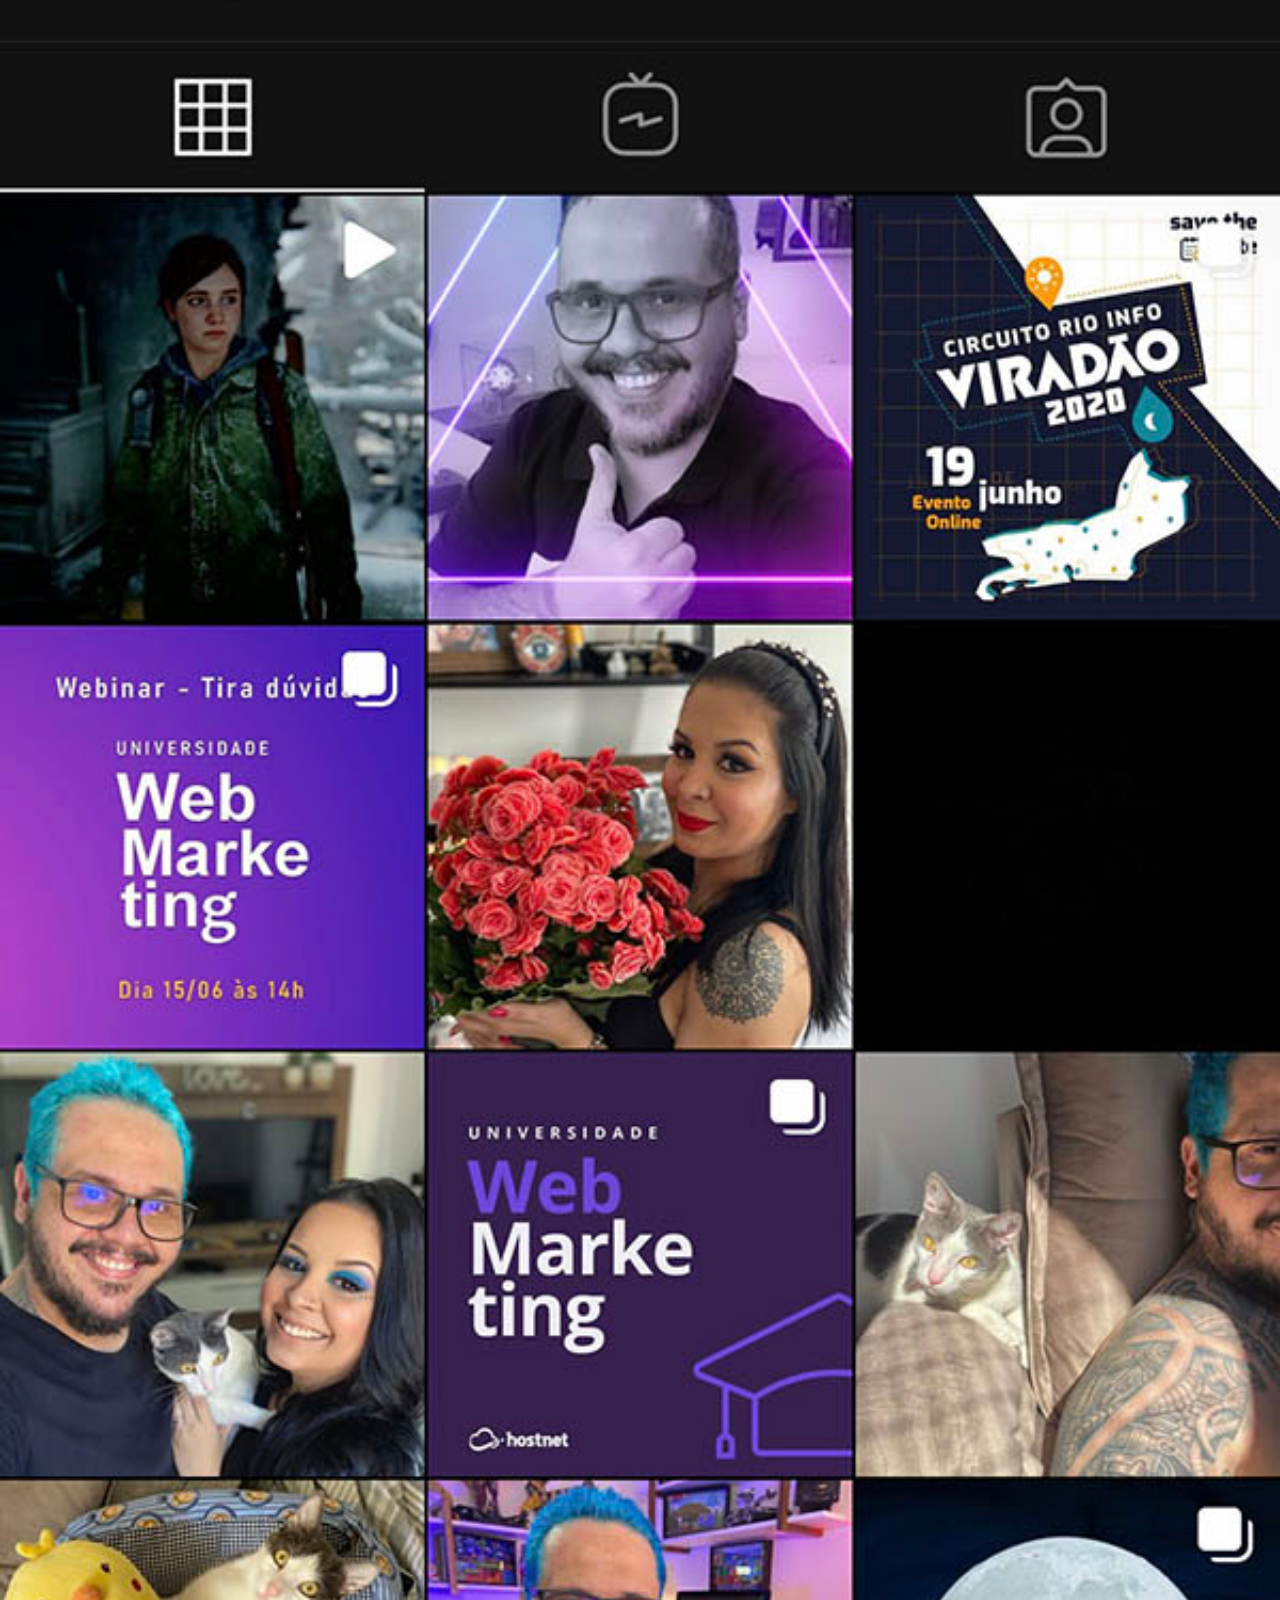
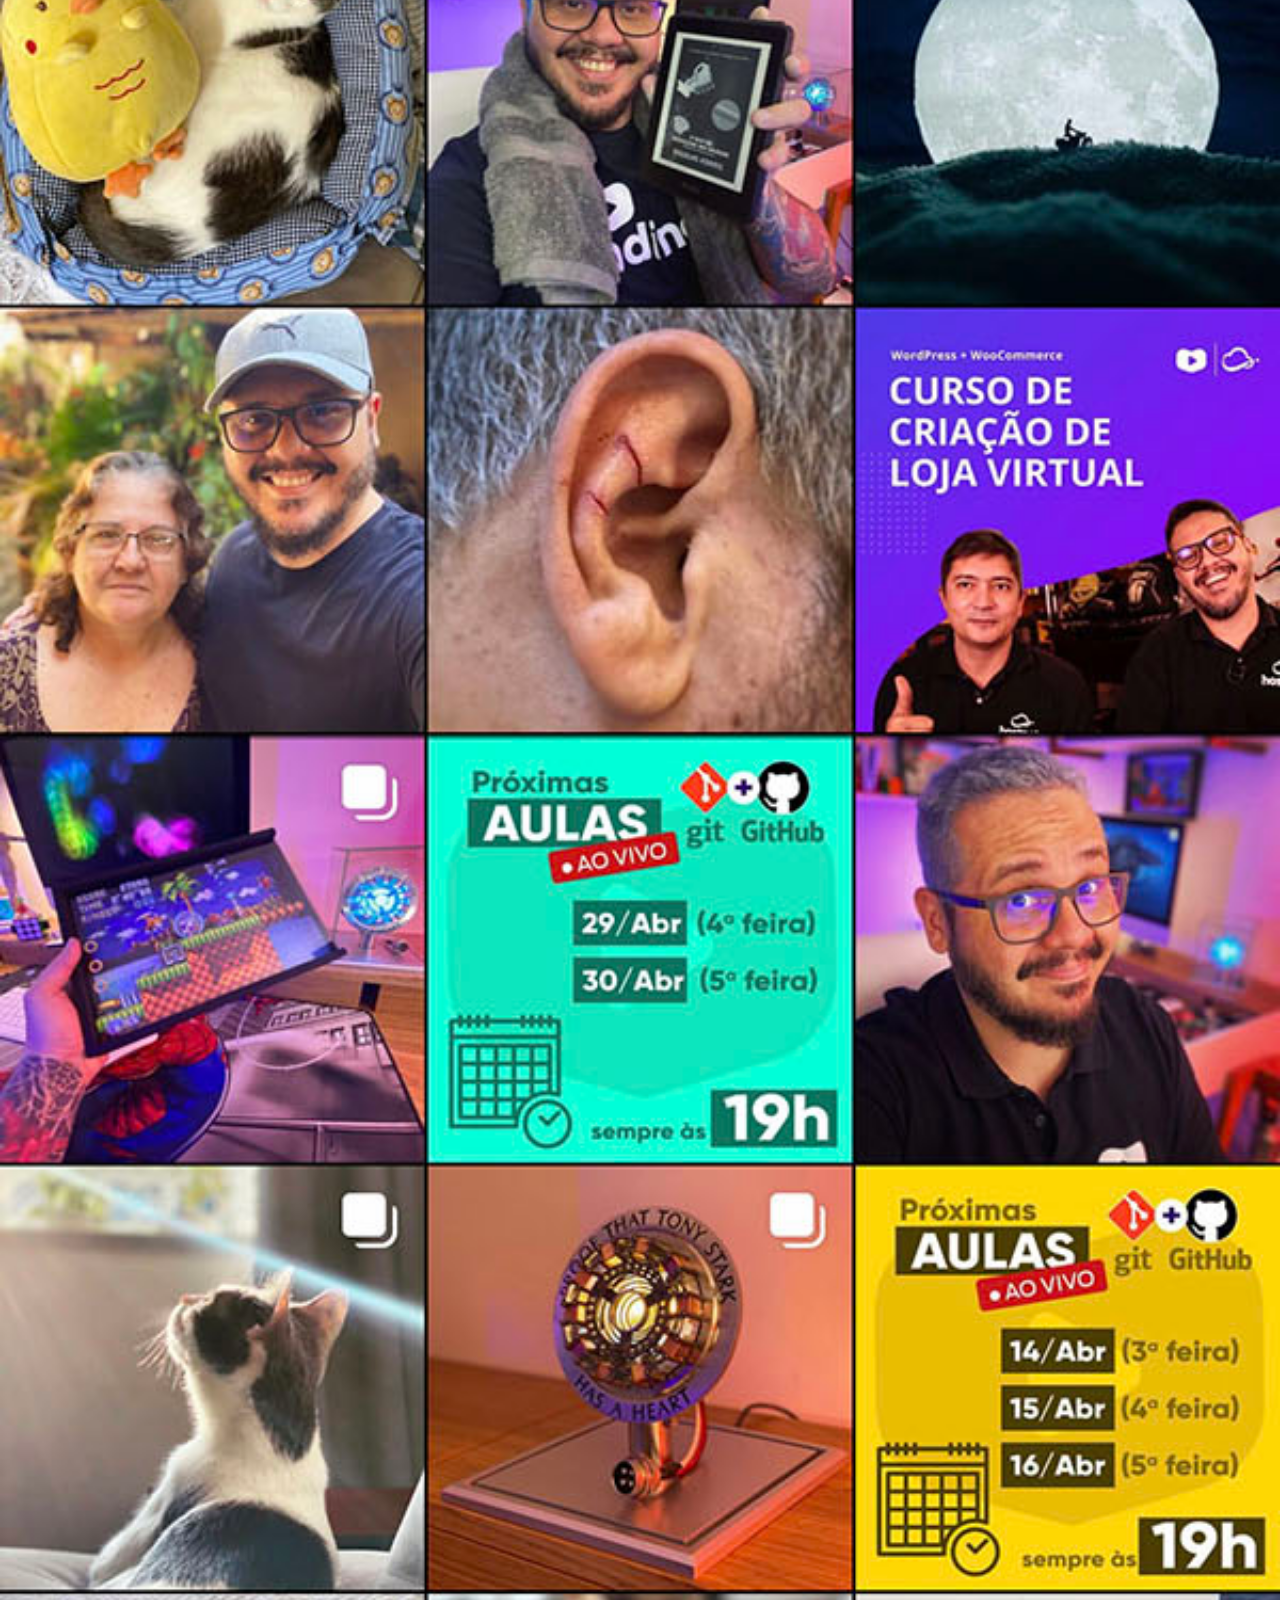
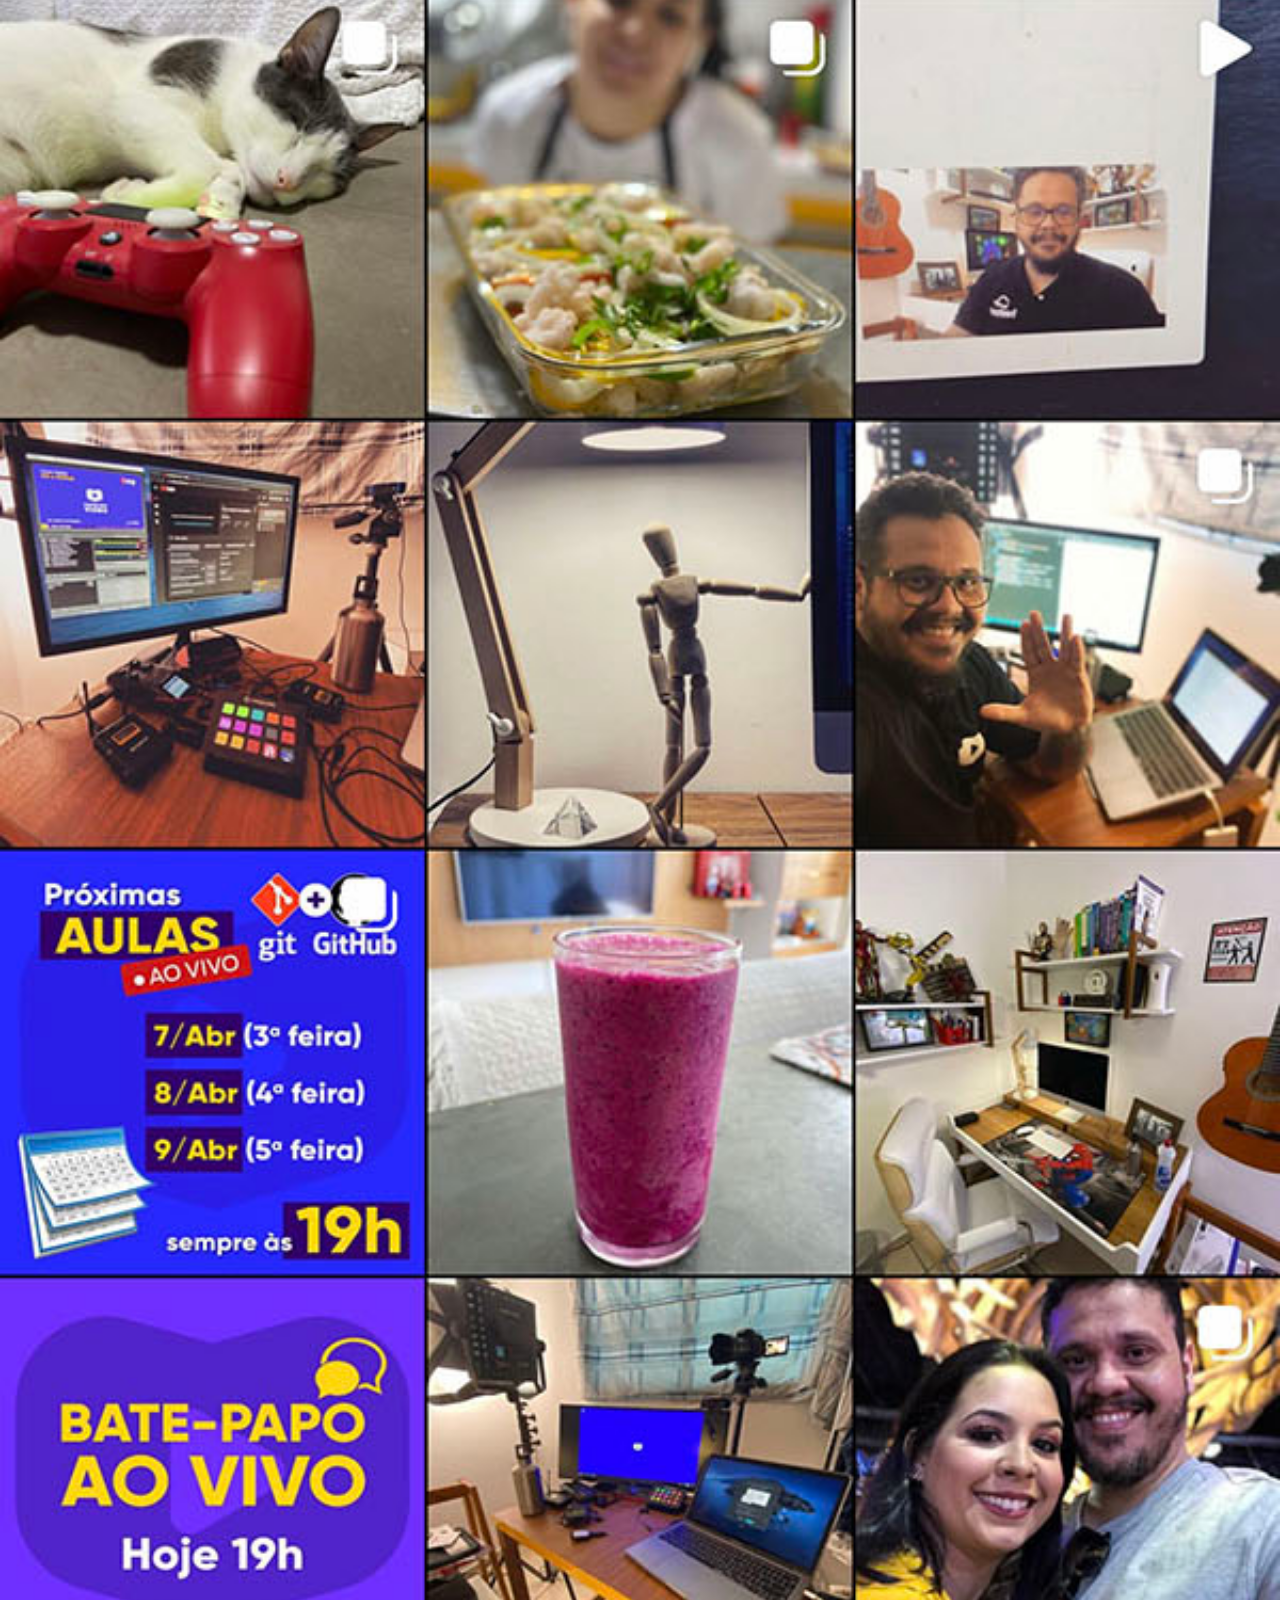
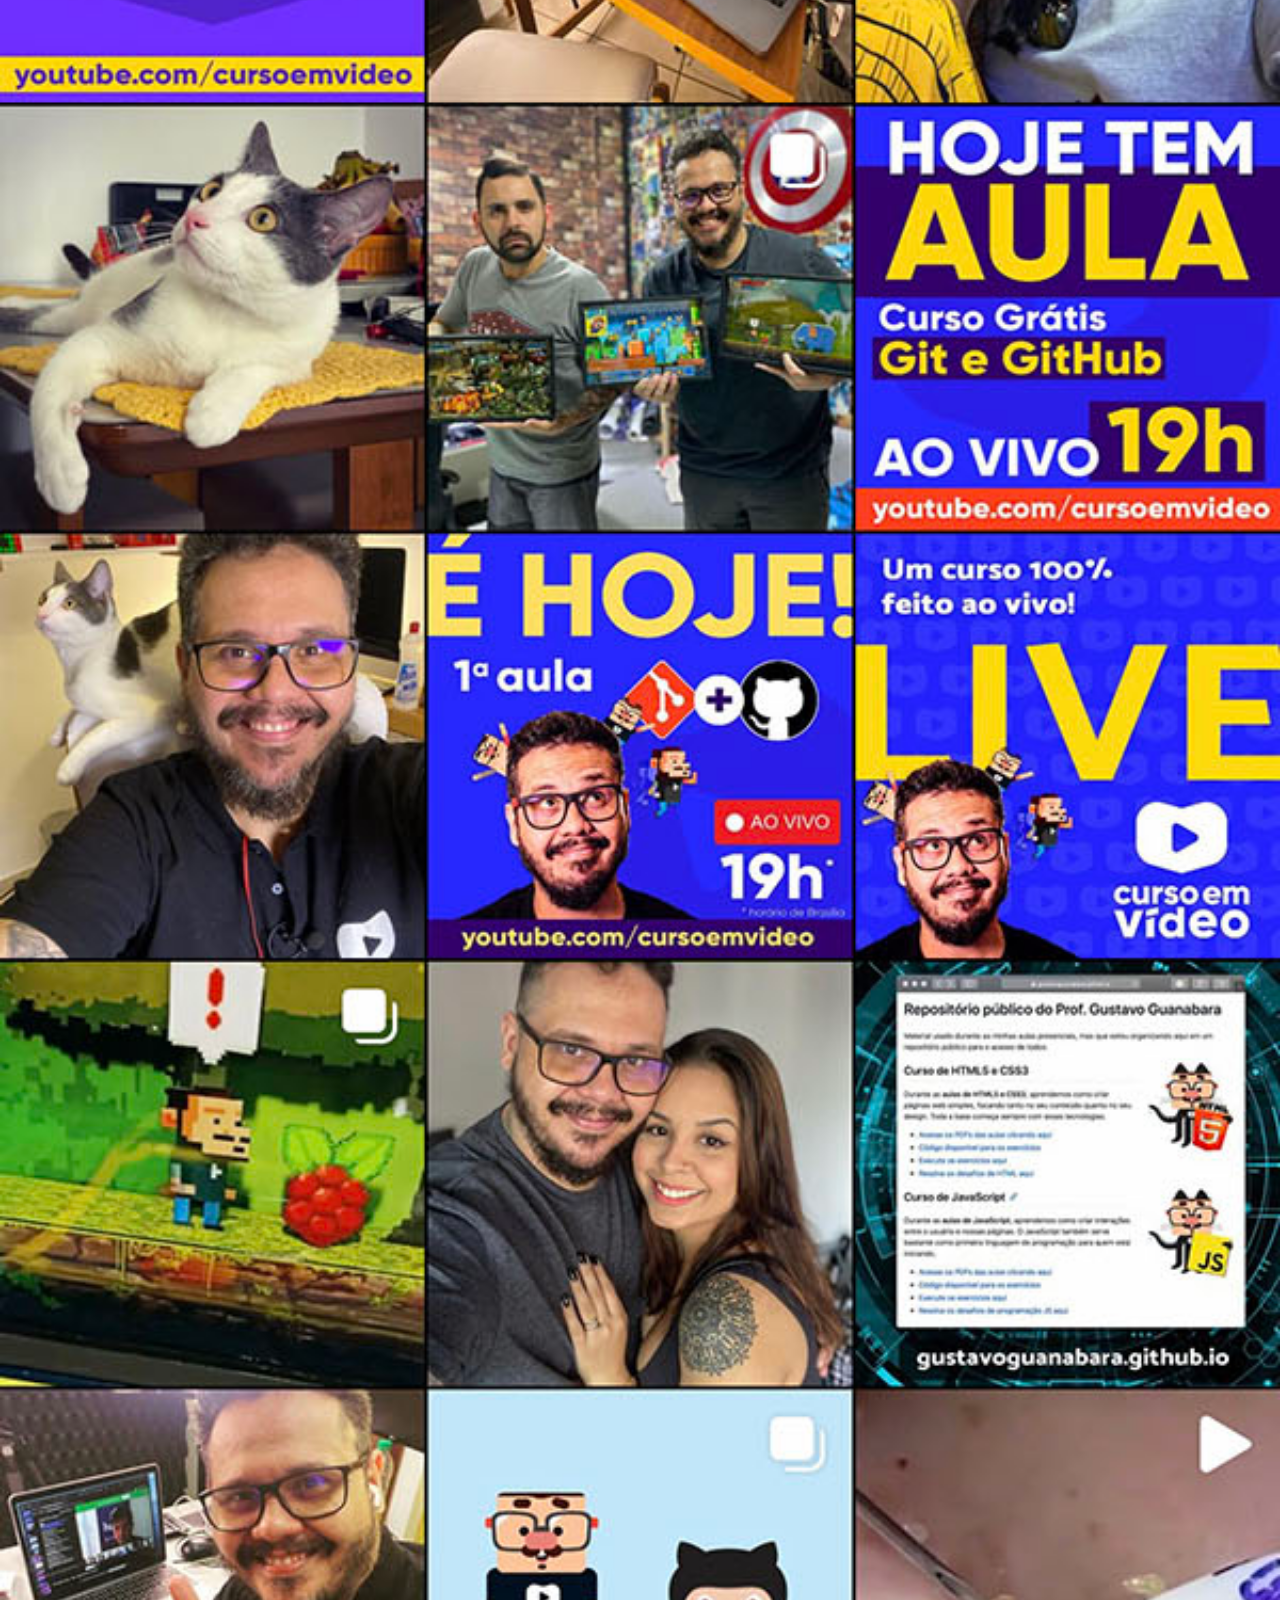
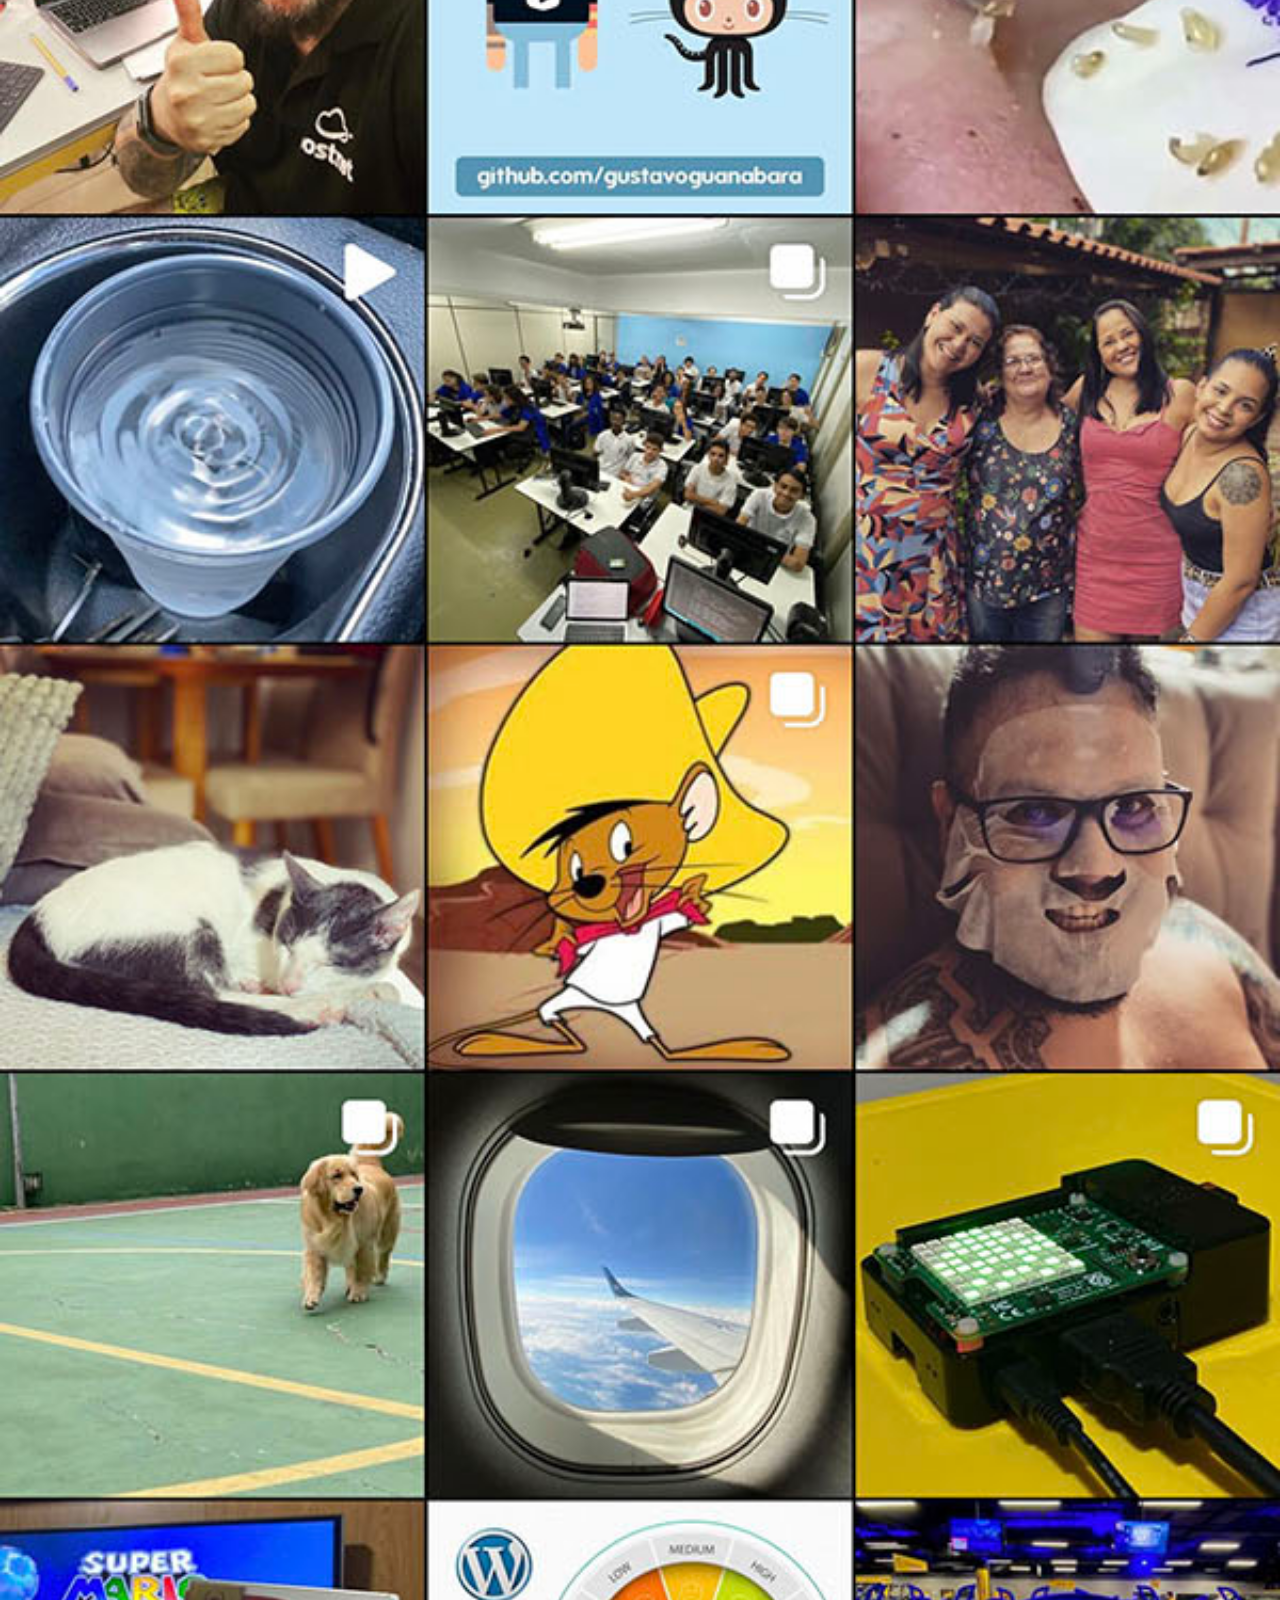
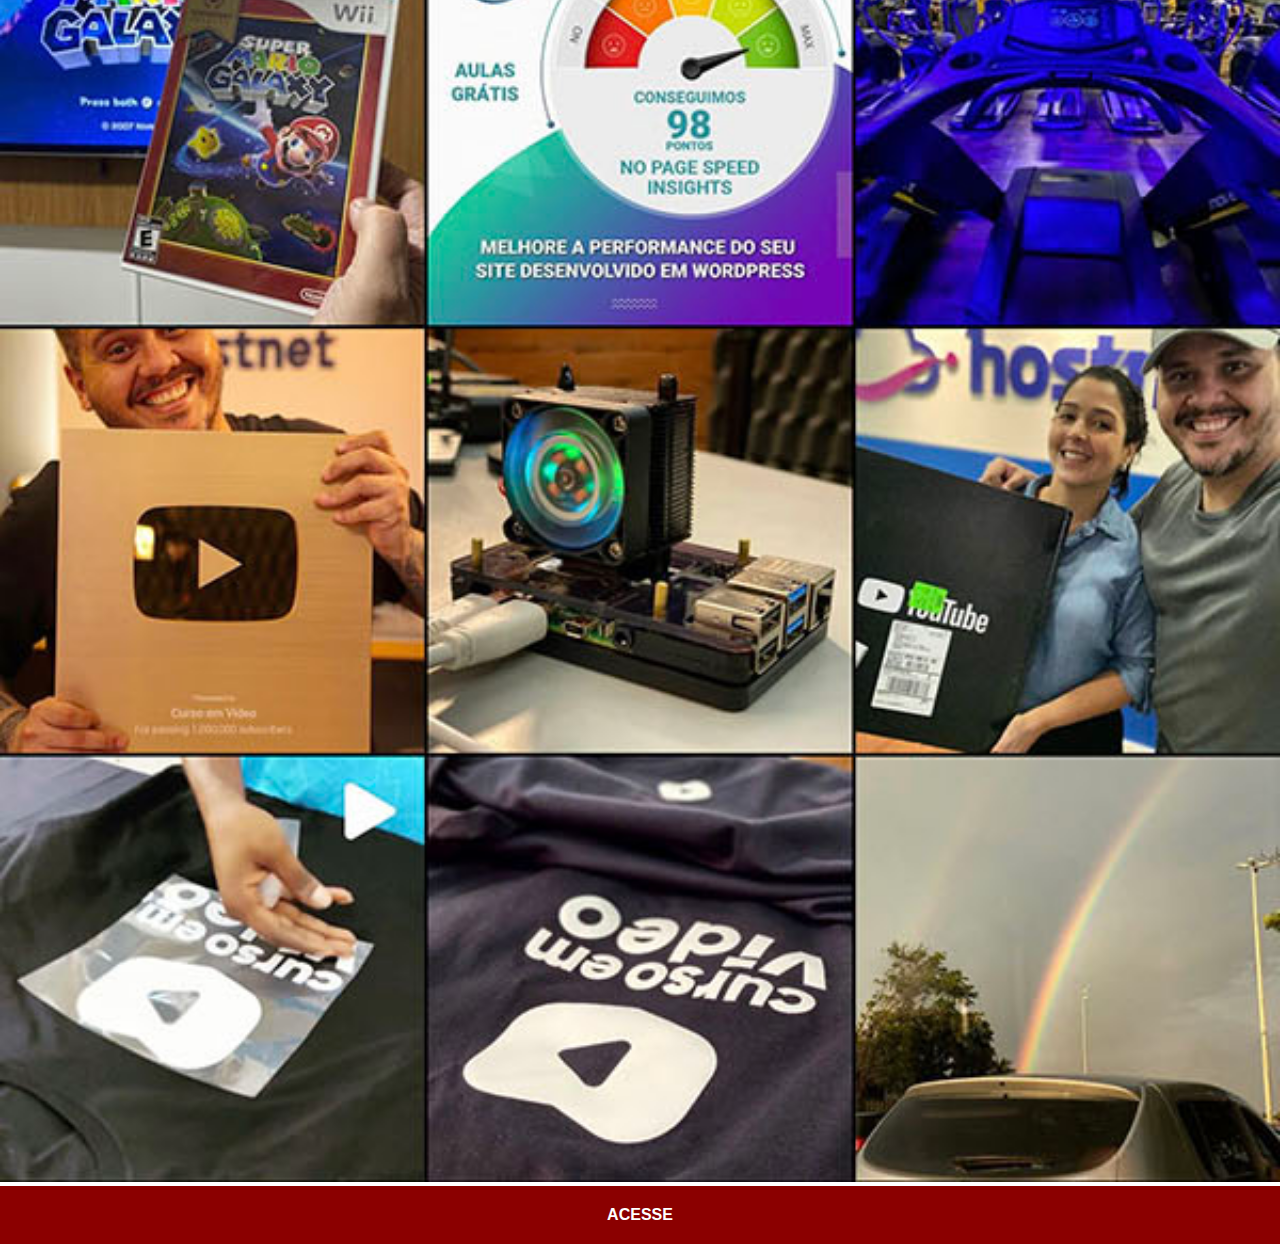
<file: instagram.html>
<!DOCTYPE html>
<html lang="pt-br">
<head>
    <meta charset="UTF-8">
    <meta http-equiv="X-UA-Compatible" content="IE=edge">
    <meta name="viewport" content="width=device-width, initial-scale=1.0">
    <title>Instagram</title>
    <link rel="stylesheet" href="estilos/social.css">
</head>
<body>
    <img src="imagens/tela-instagram.jpg" alt="">
    <a href="https://www.instagram.com/gustavoguanabara/" target="_blank">ACESSE</a>
</body>
</html>
</file>
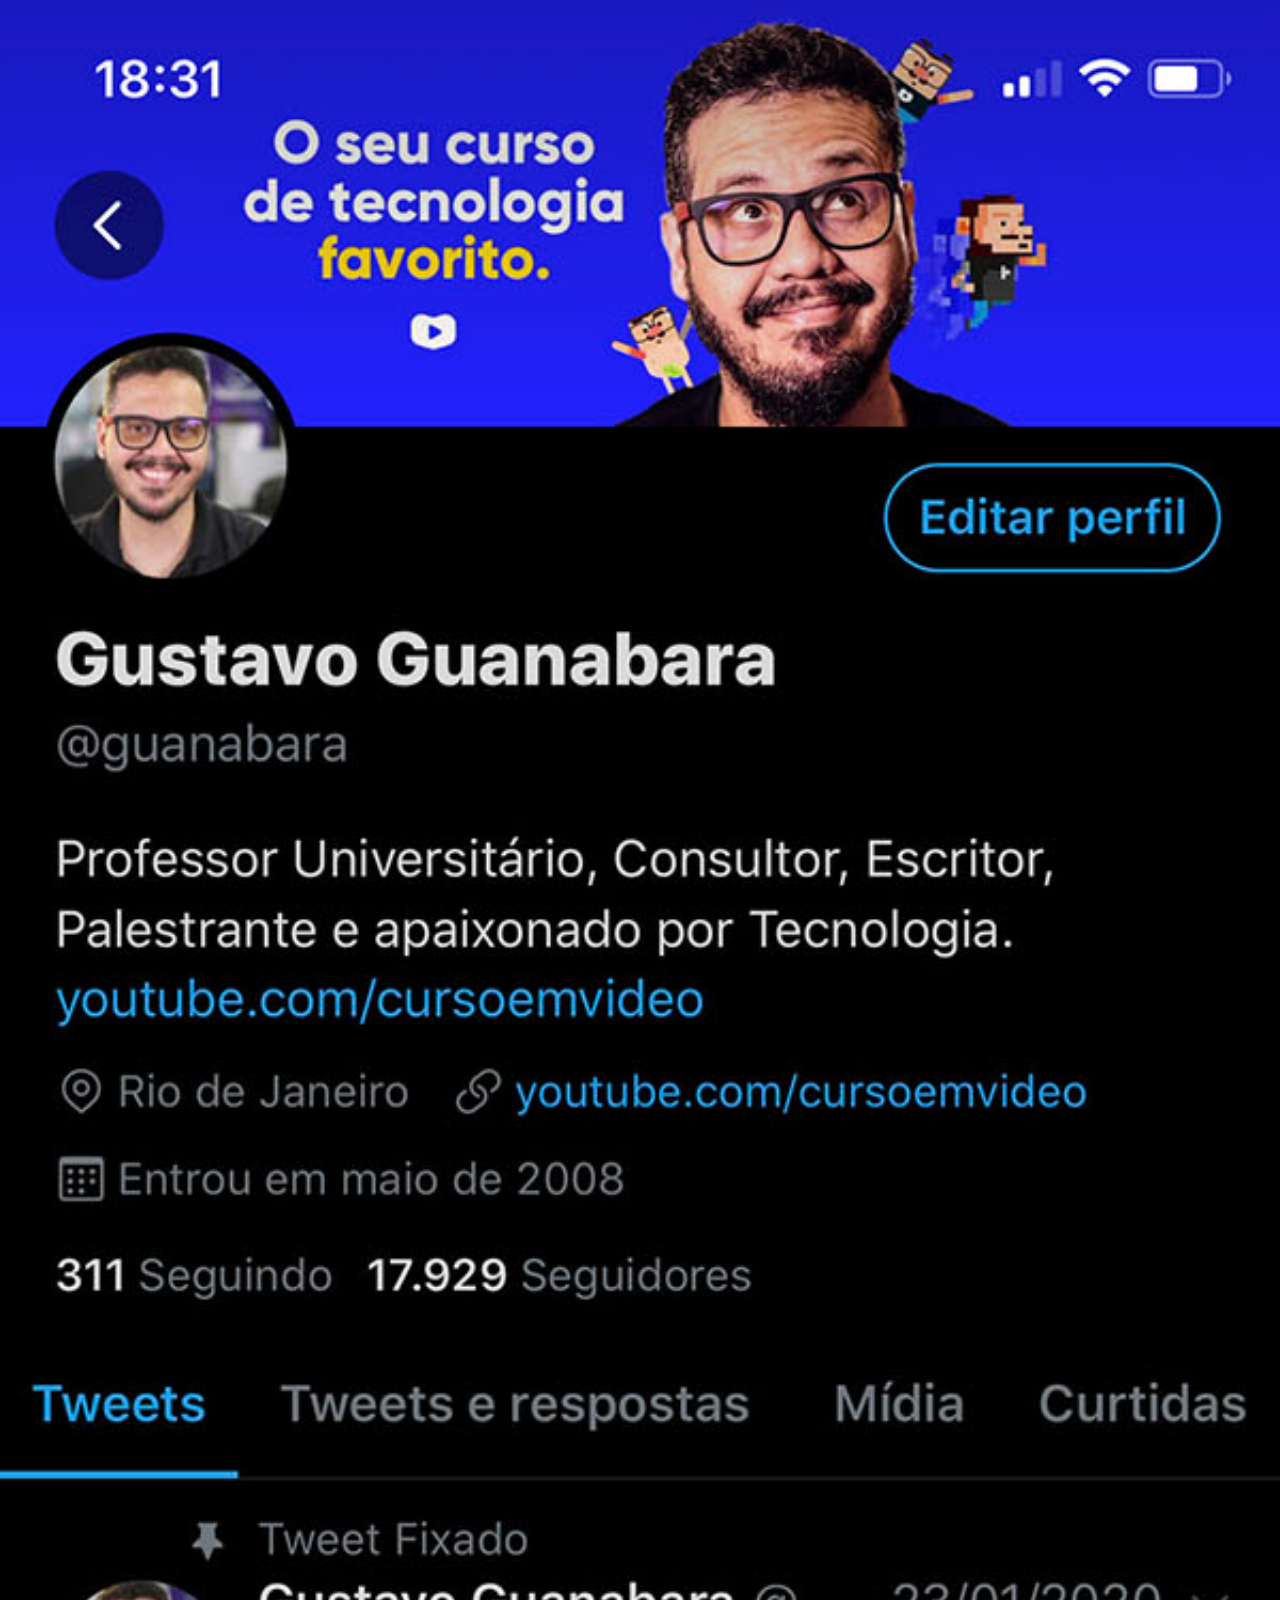
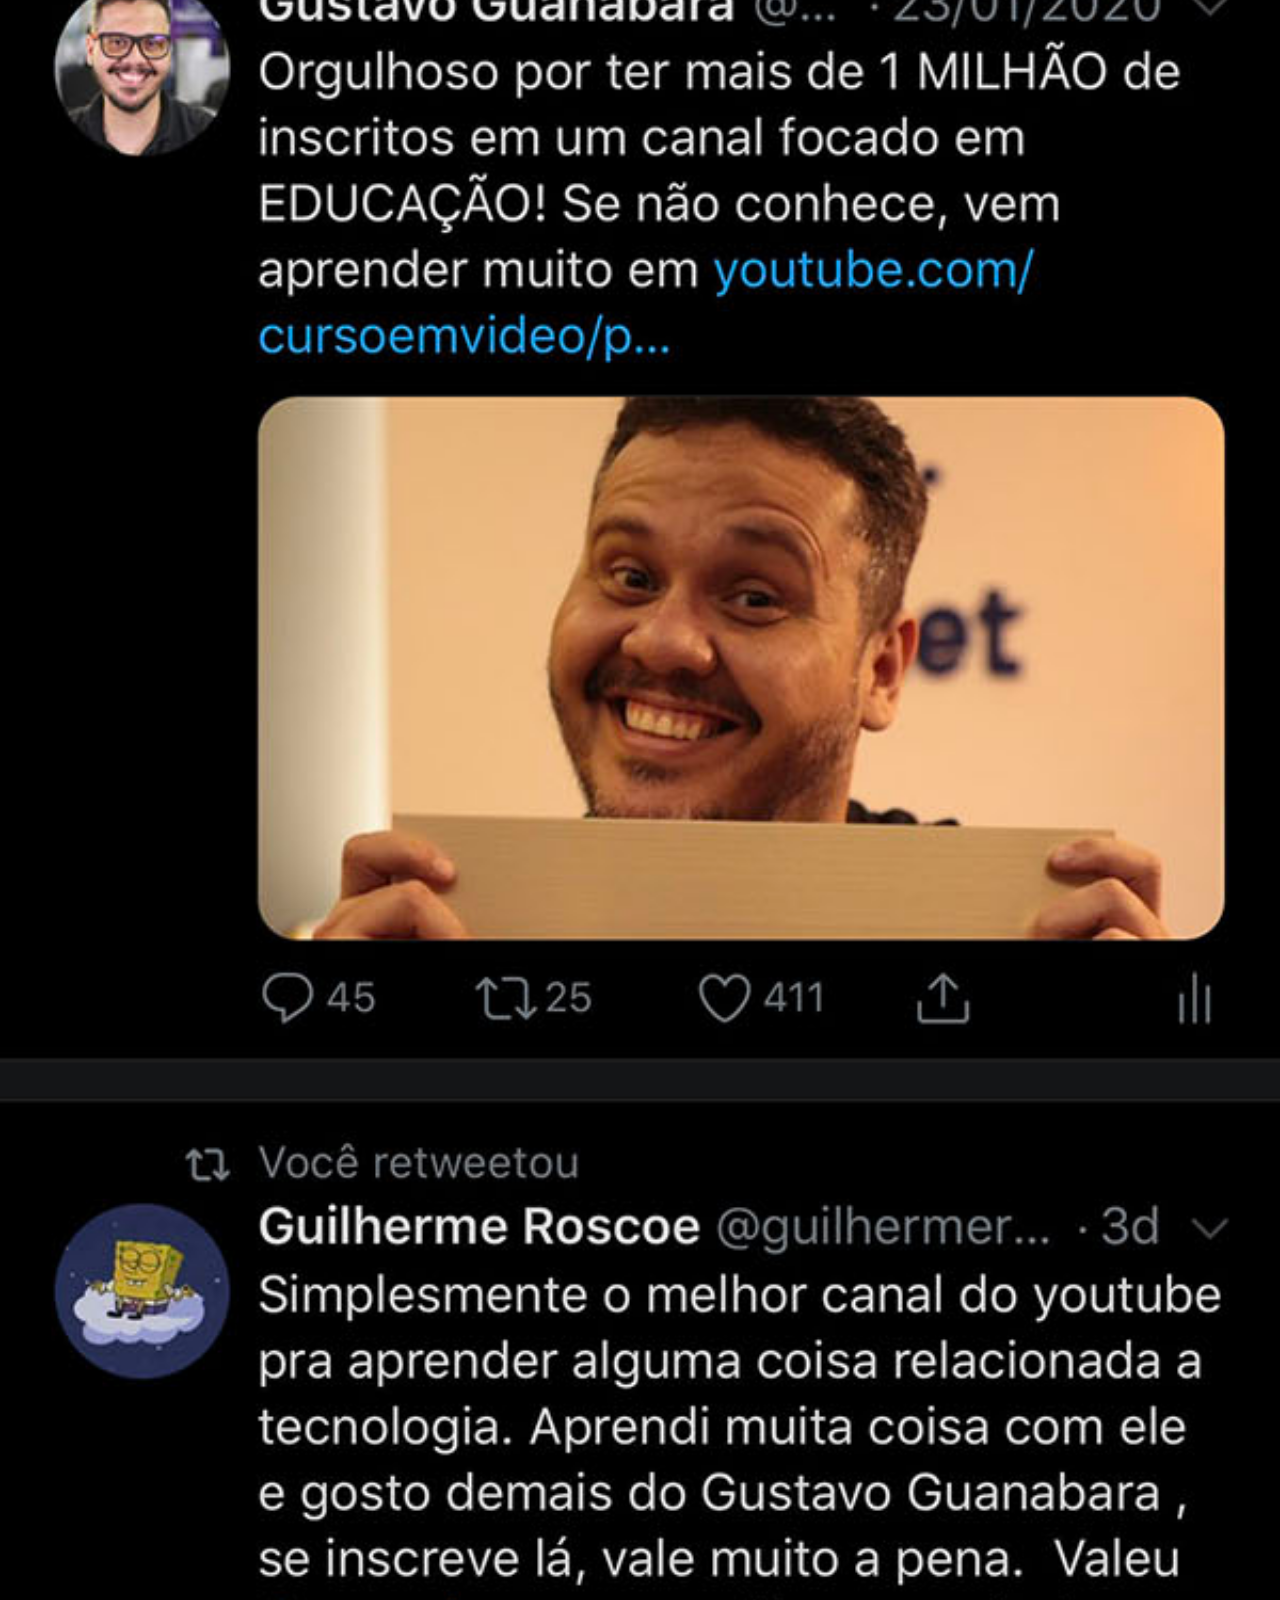
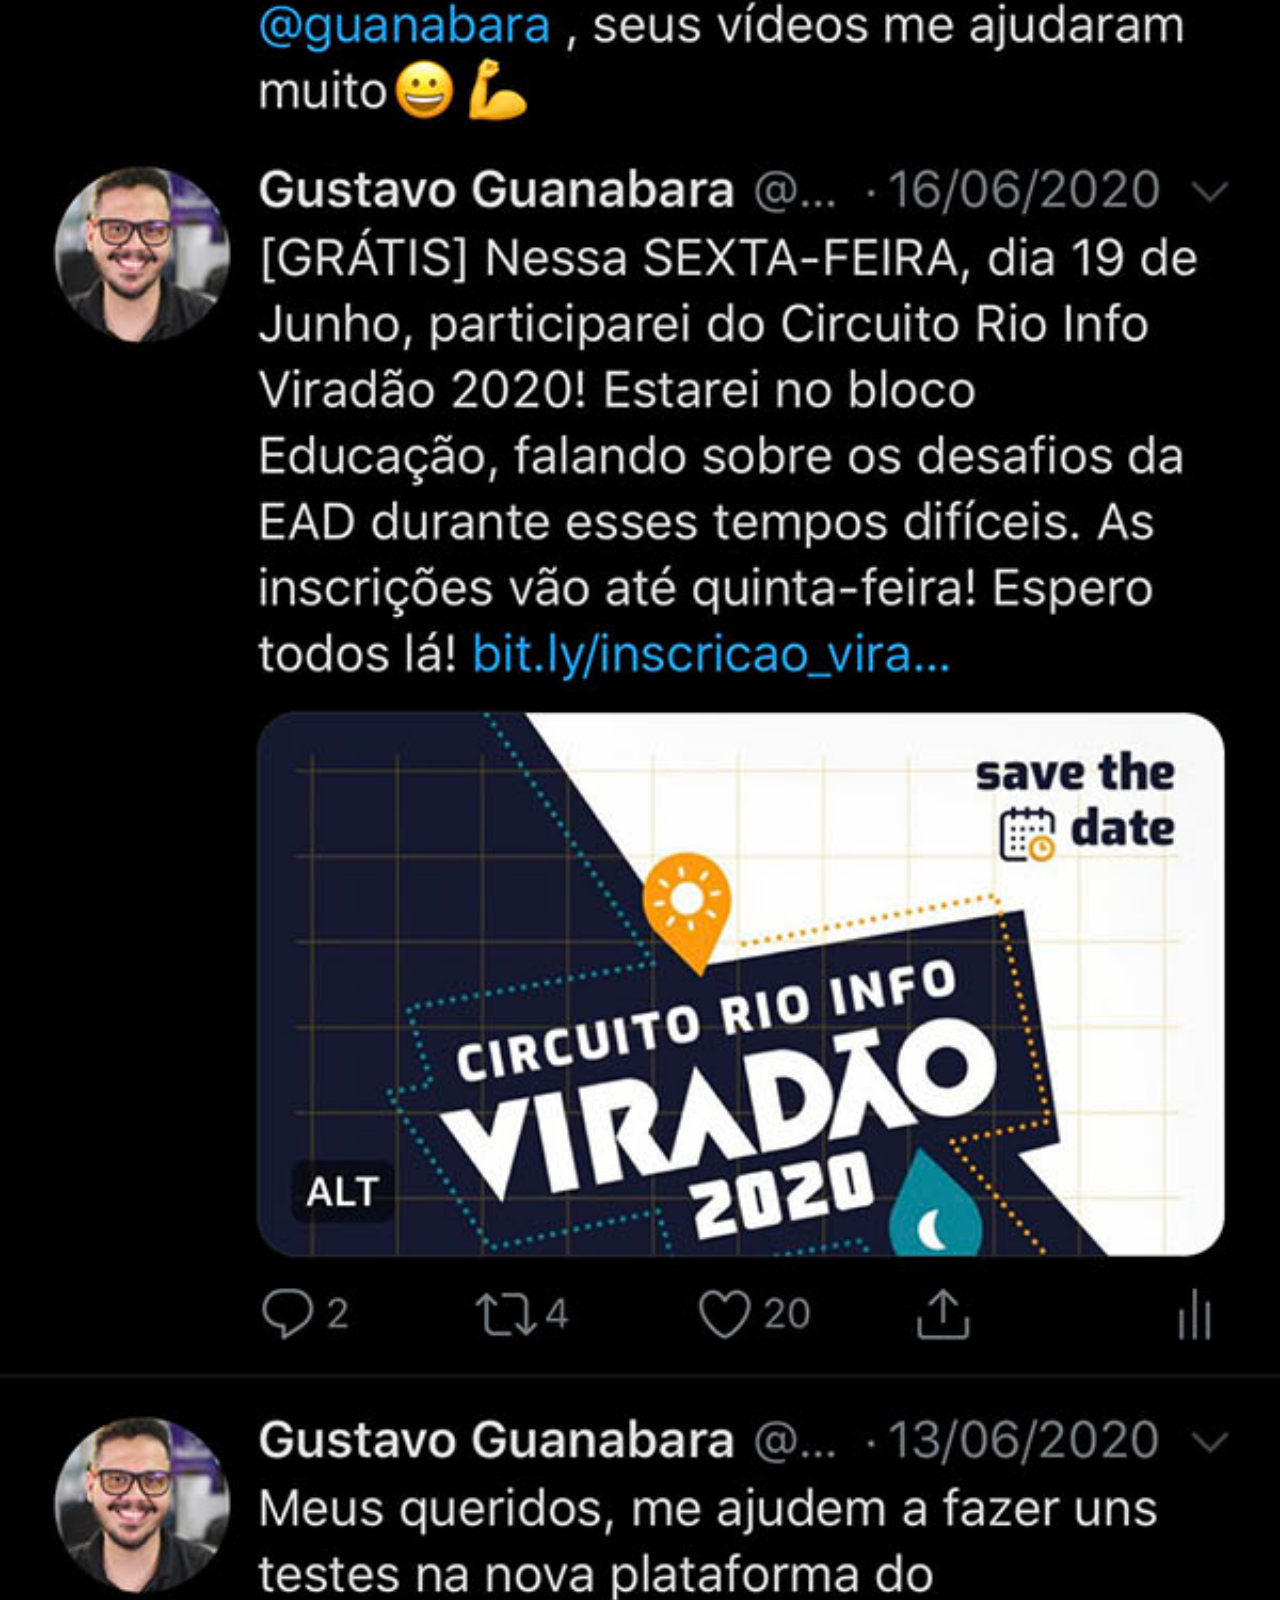
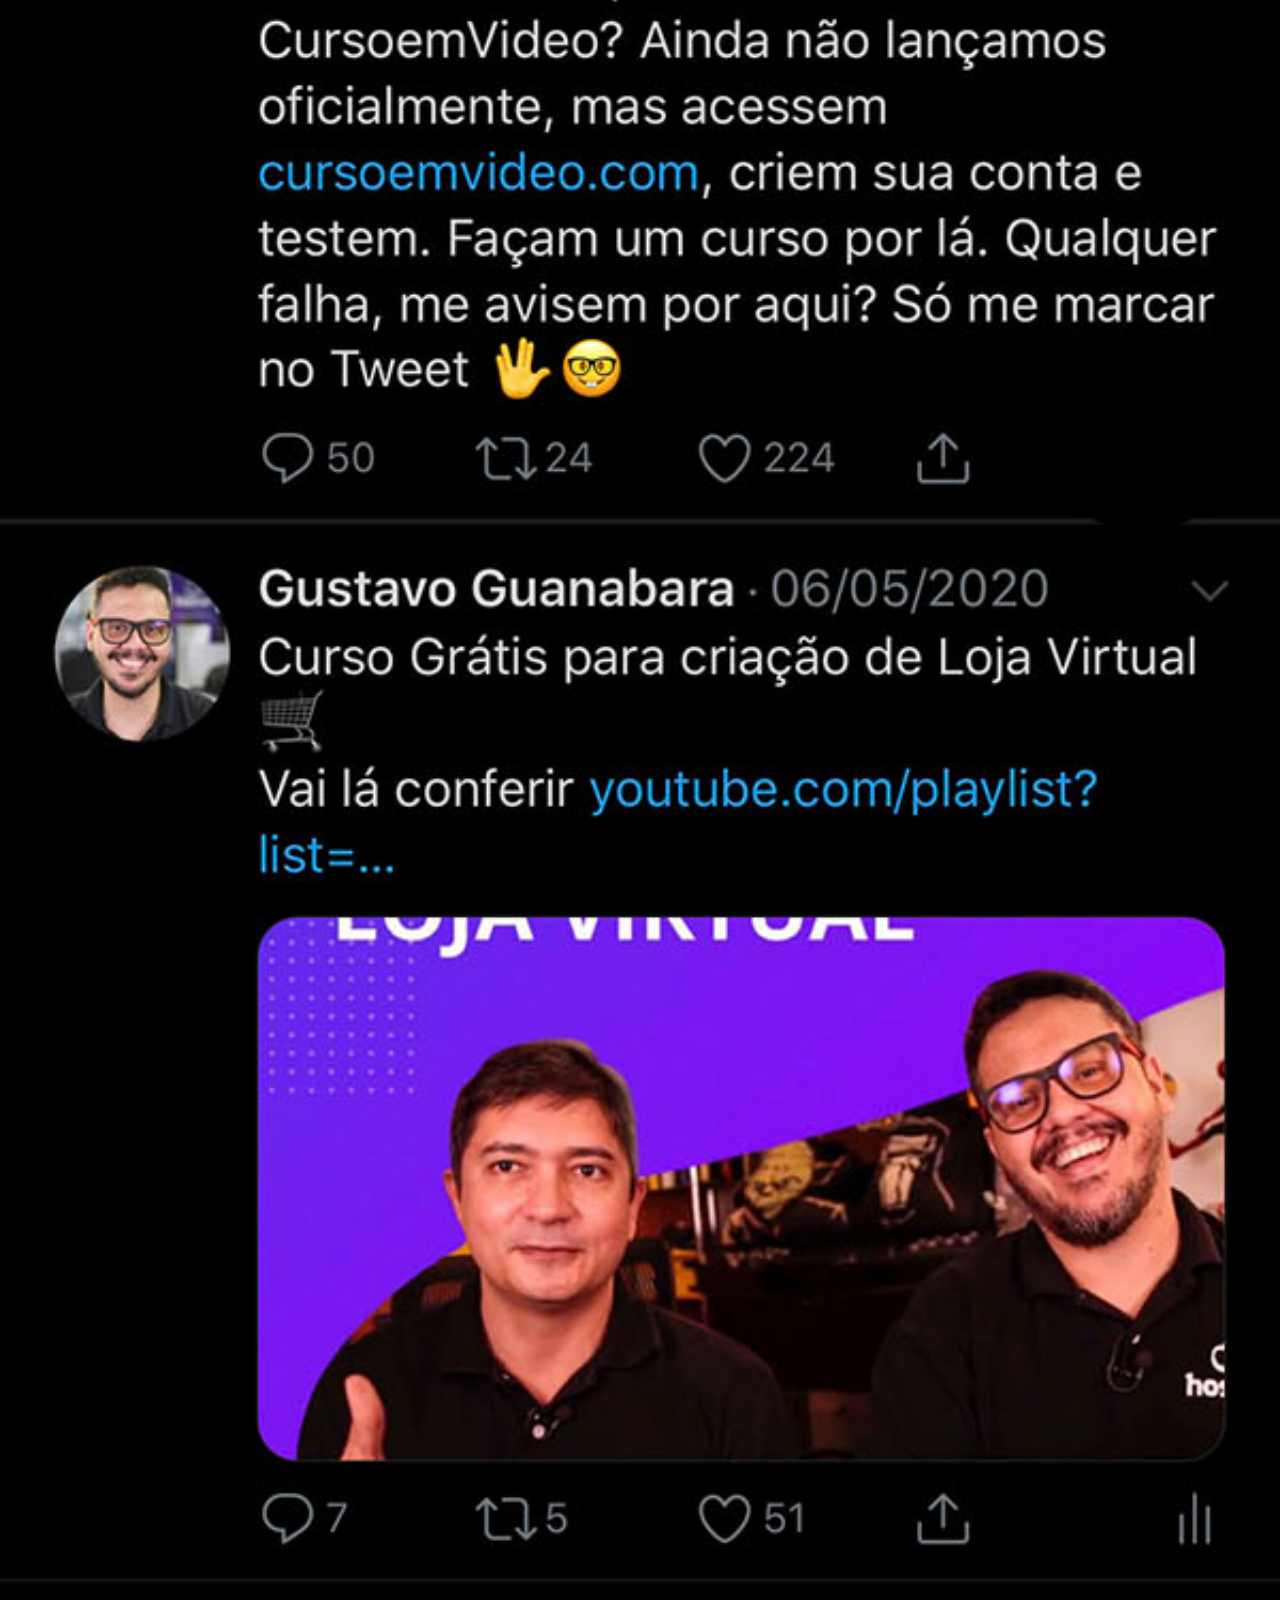
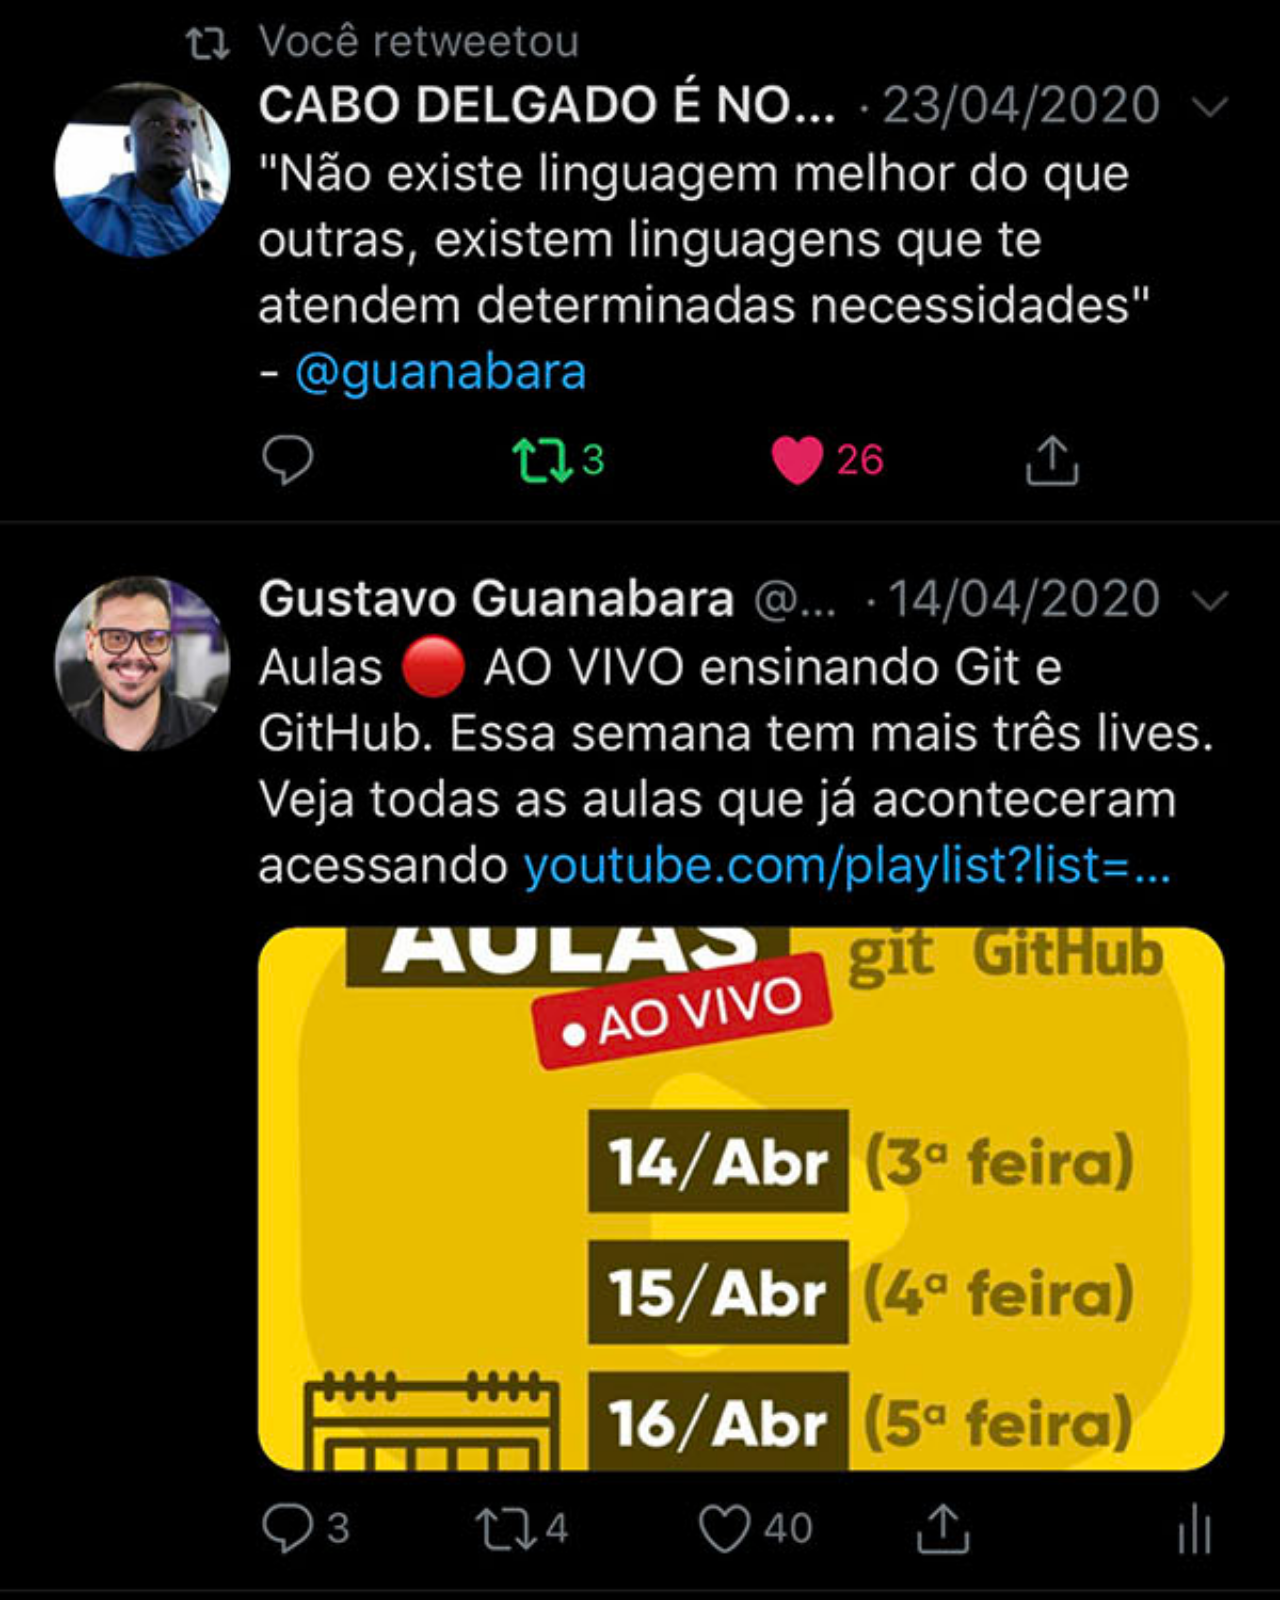
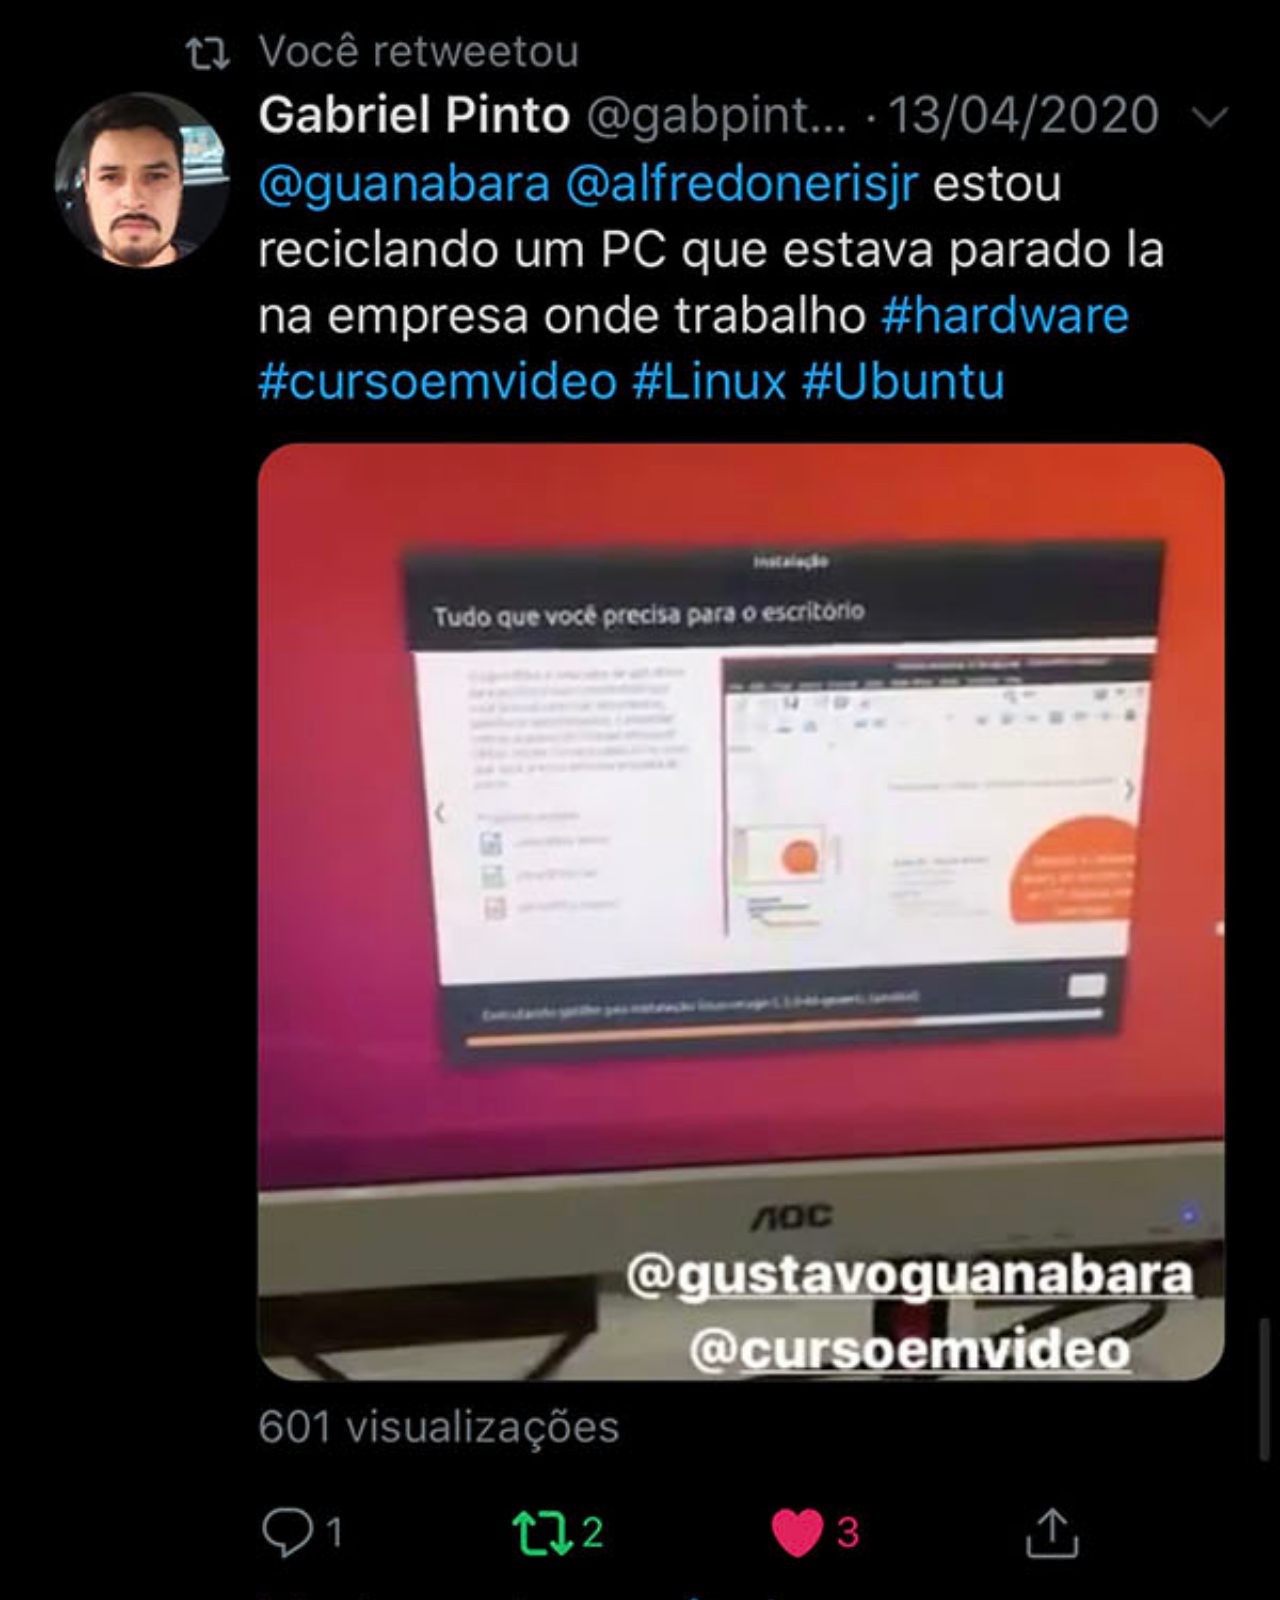
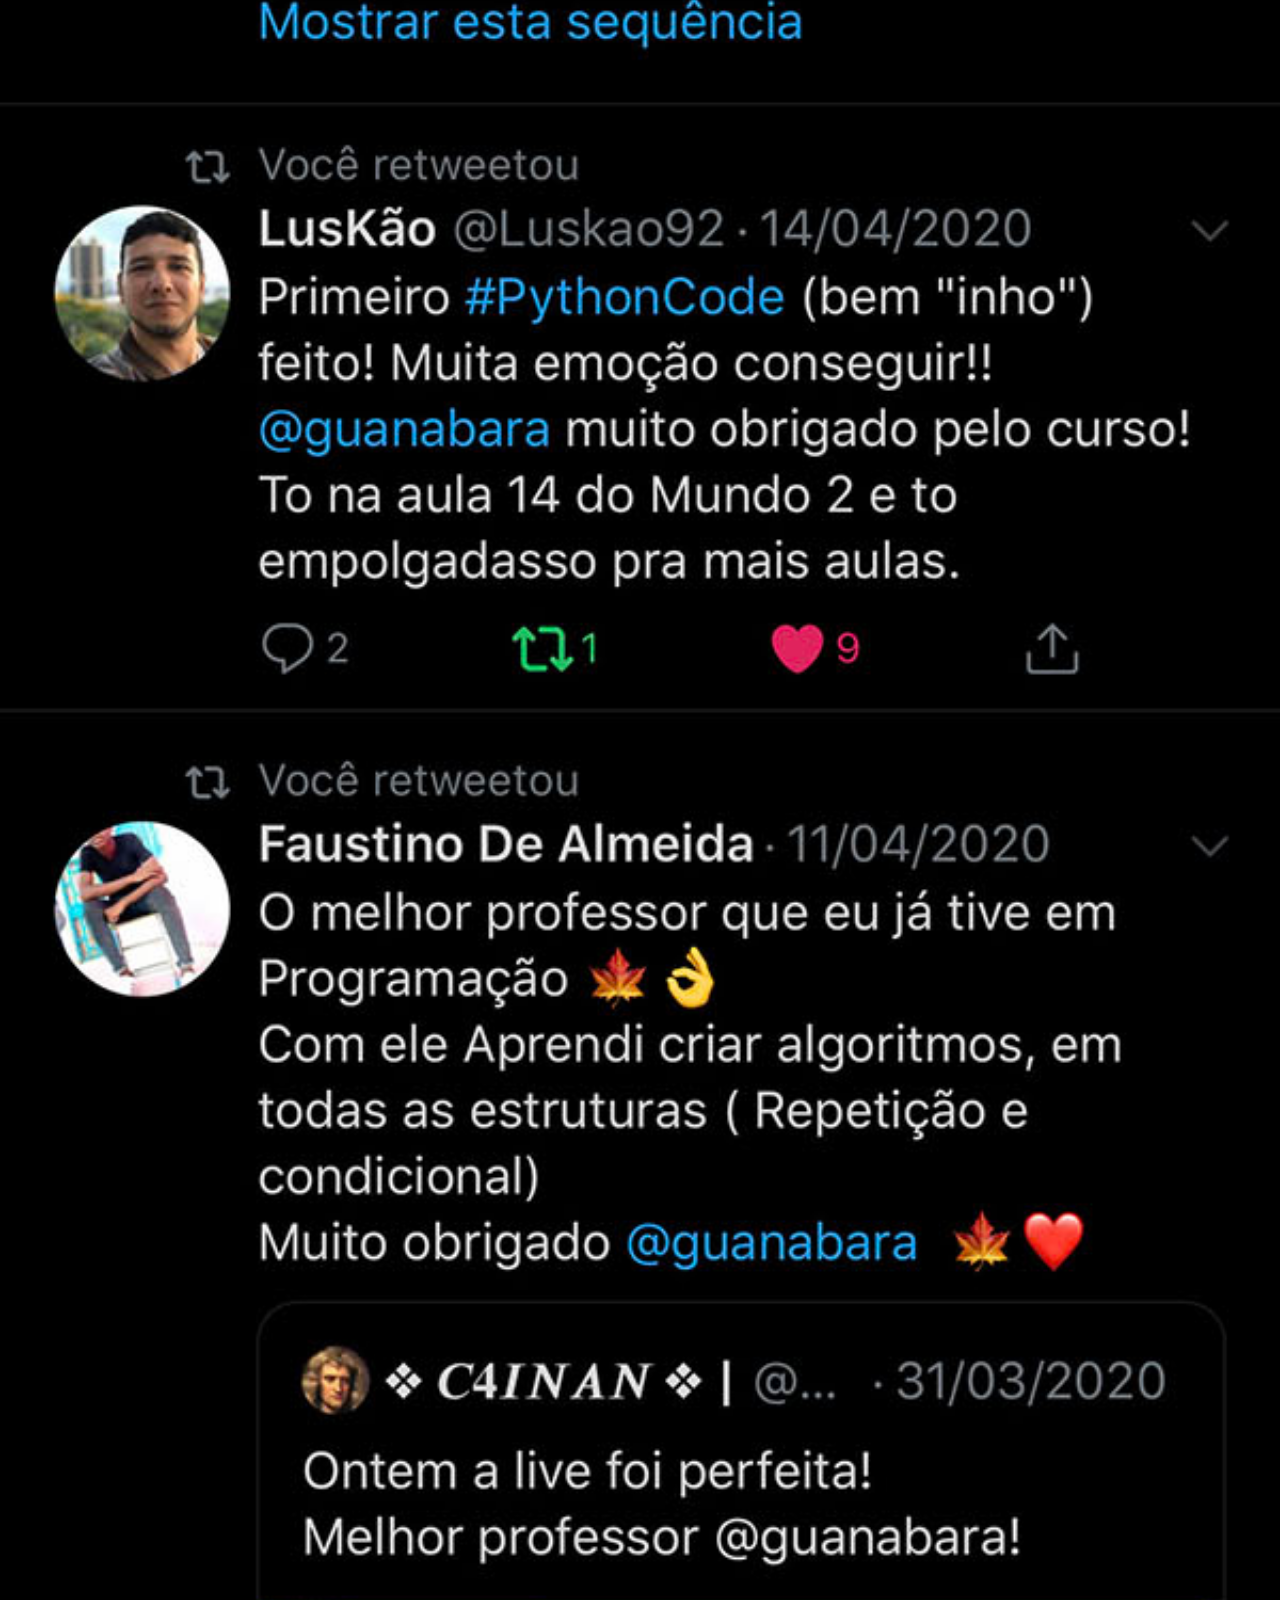
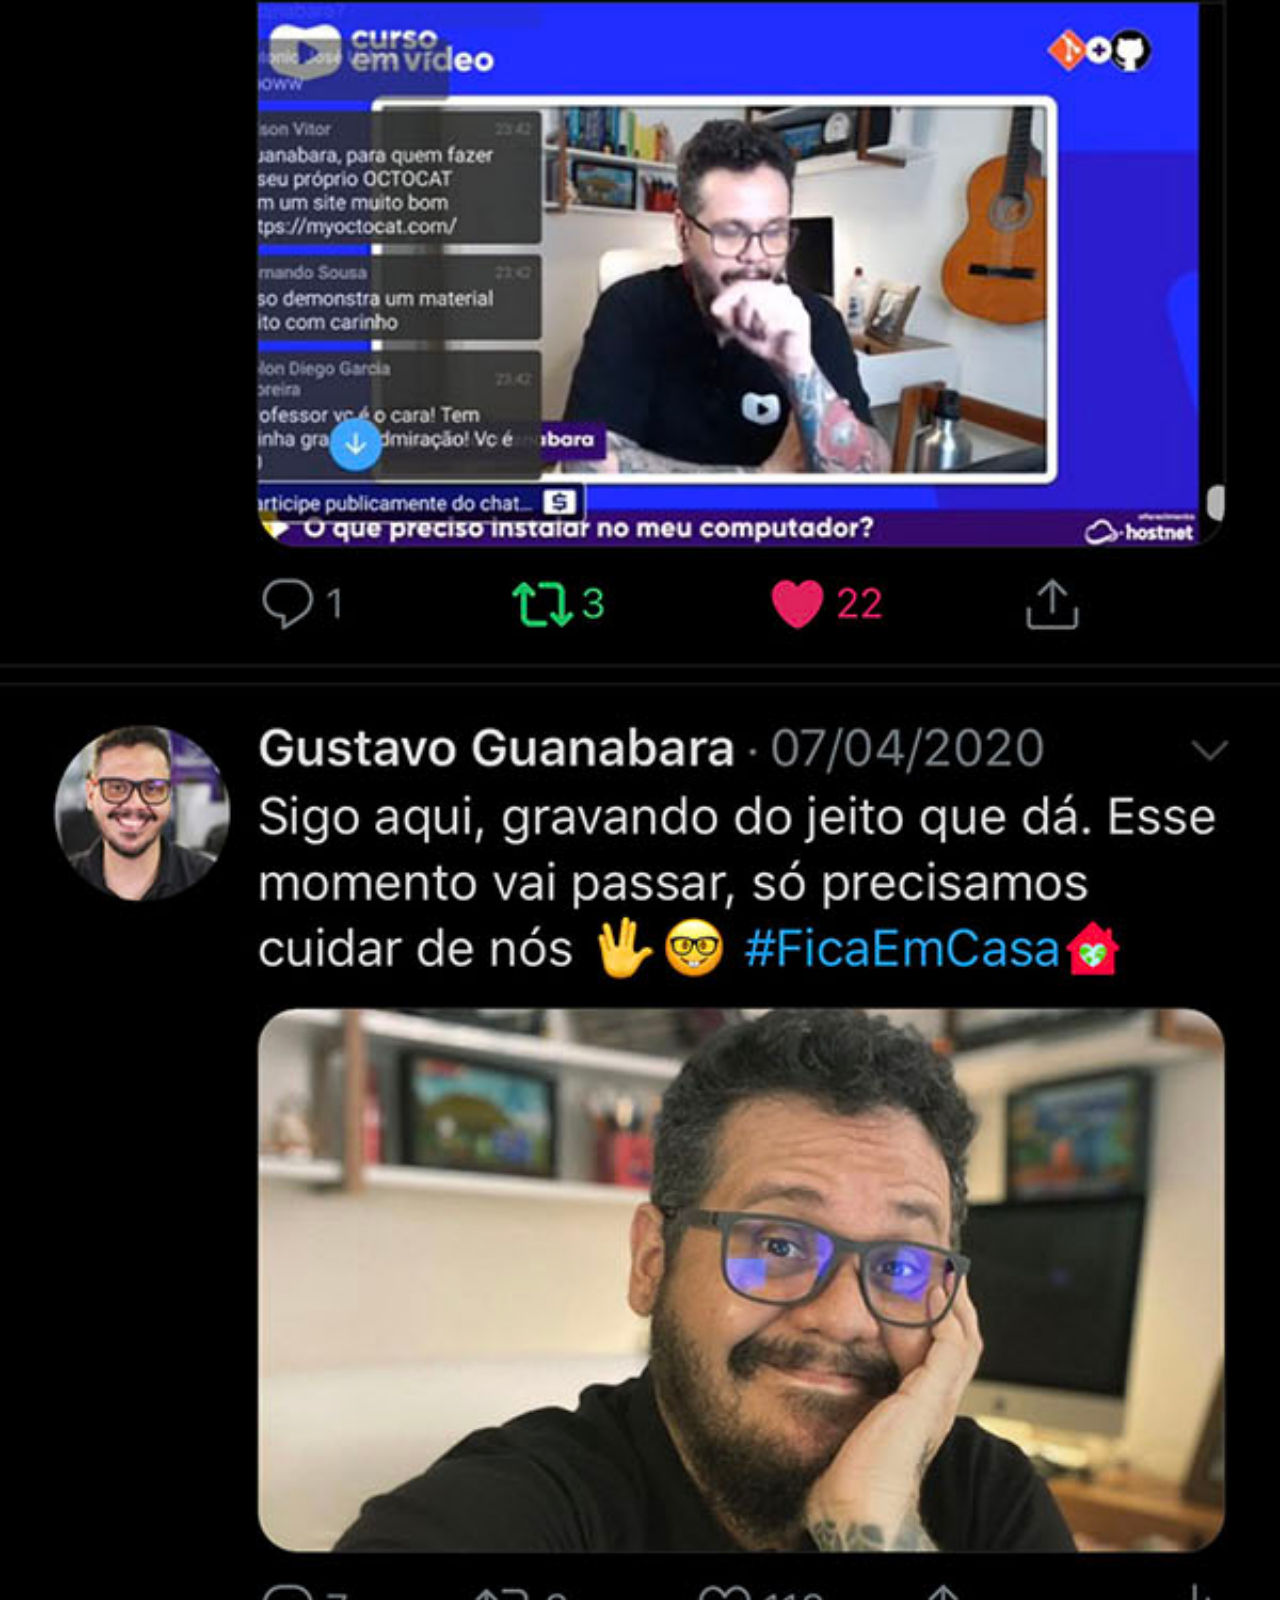
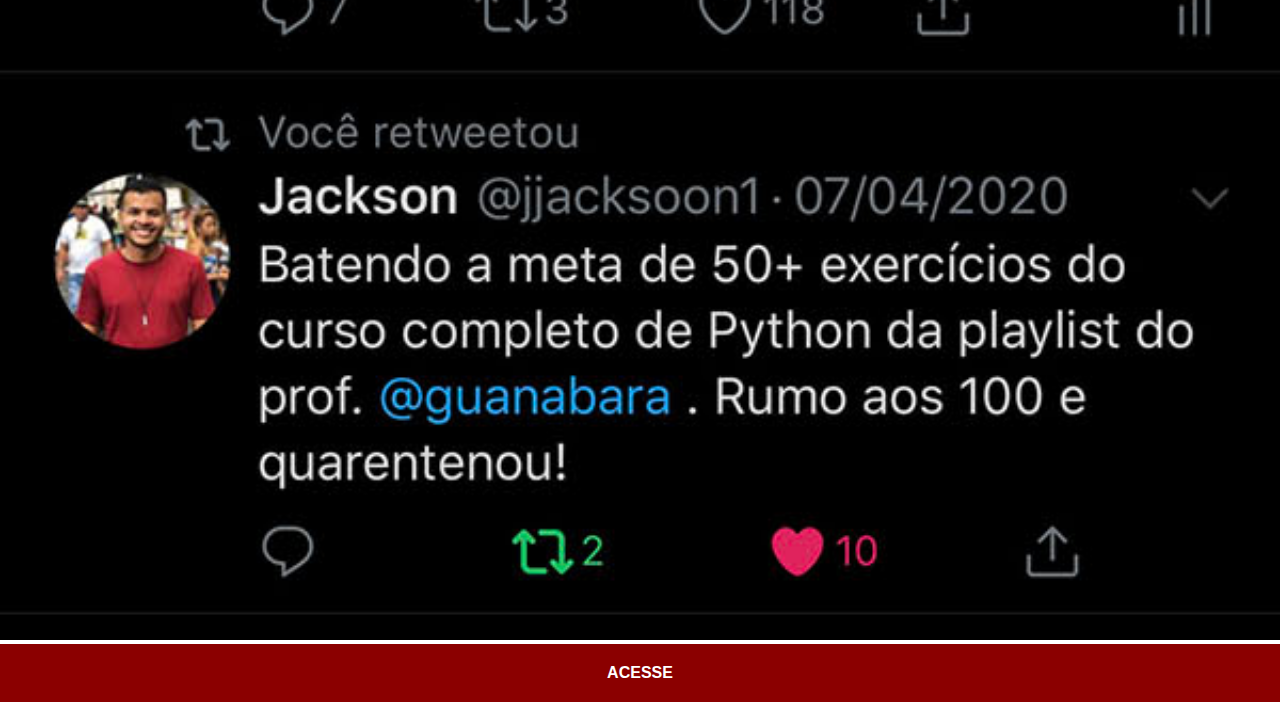
<file: twitter.html>
<!DOCTYPE html>
<html lang="pt-br">
<head>
    <meta charset="UTF-8">
    <meta http-equiv="X-UA-Compatible" content="IE=edge">
    <meta name="viewport" content="width=device-width, initial-scale=1.0">
    <title>Twitter</title>
    <link rel="stylesheet" href="estilos/social.css">
</head>
<body>
    <img src="imagens/tela-twitter.jpg" alt="">
    <a href="https://www.twitter.com/guanabara" target="_blank">ACESSE</a>
</body>
</html>
</file>
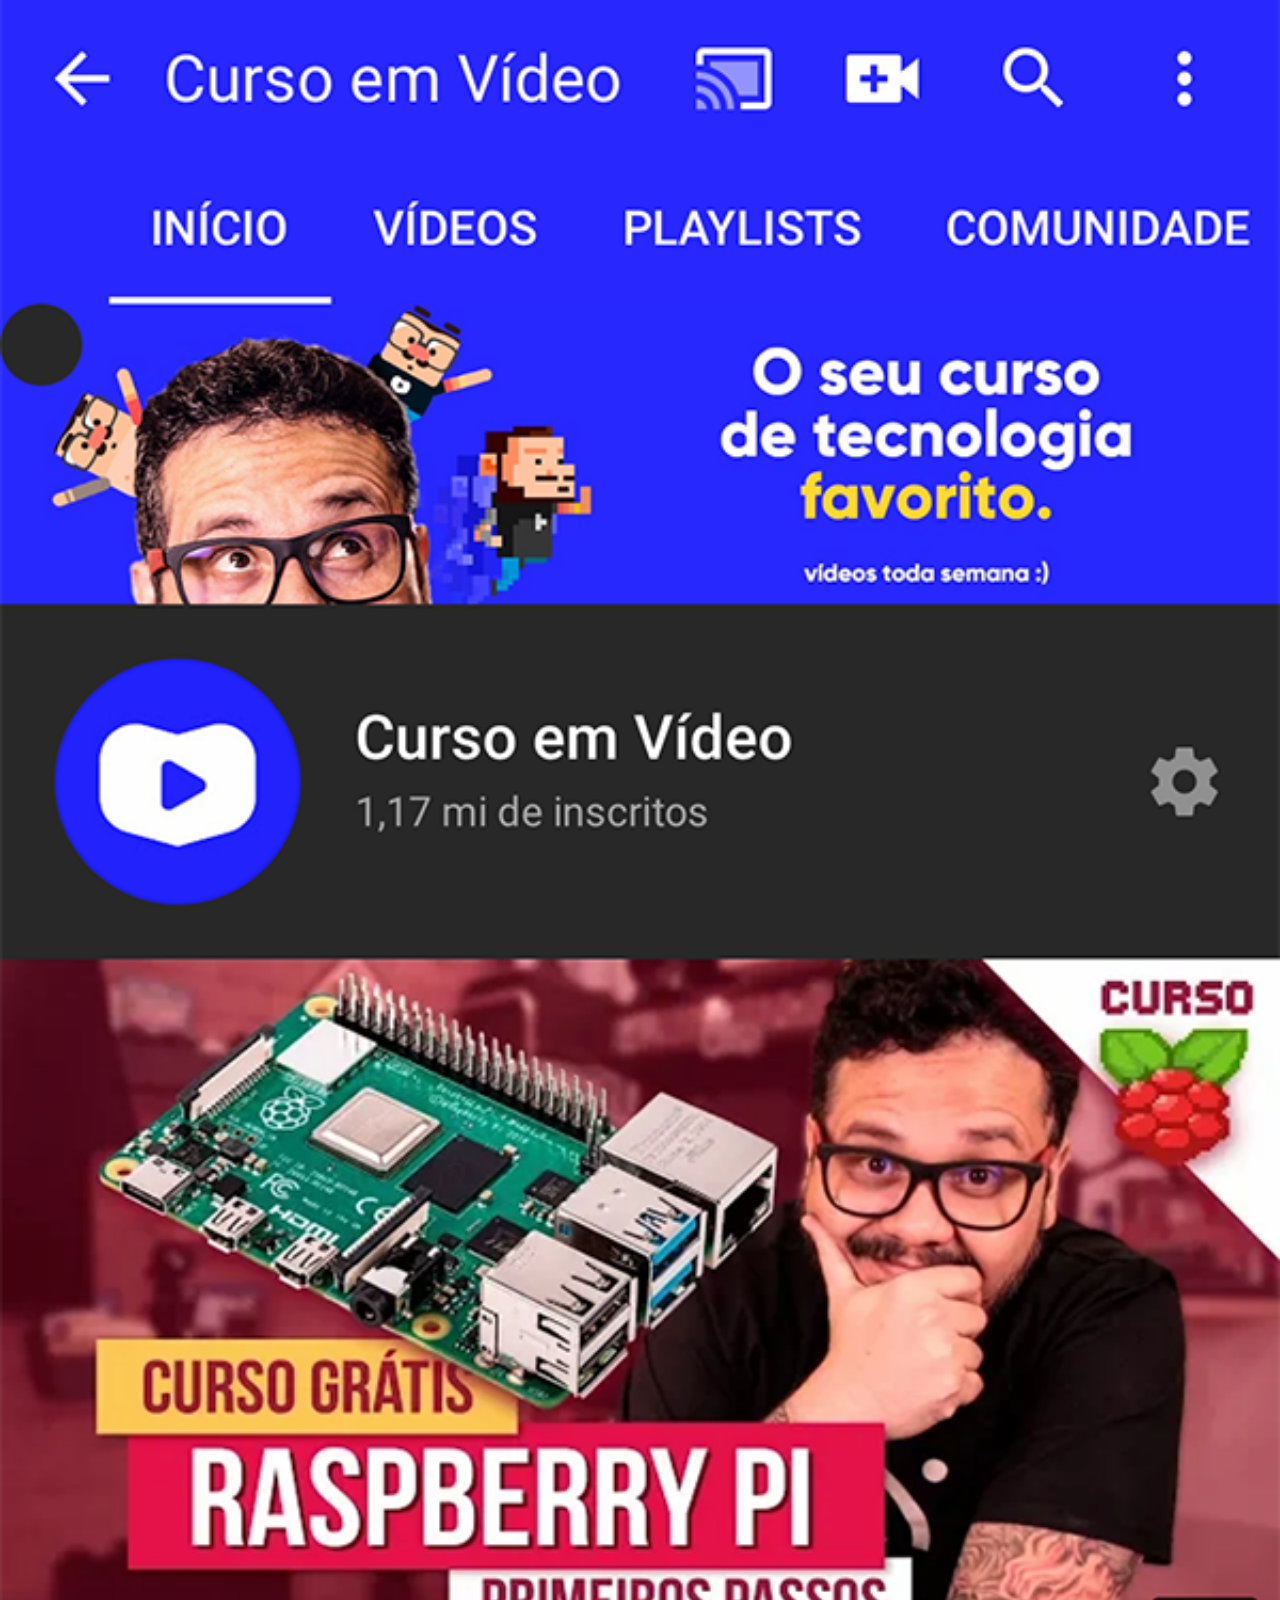
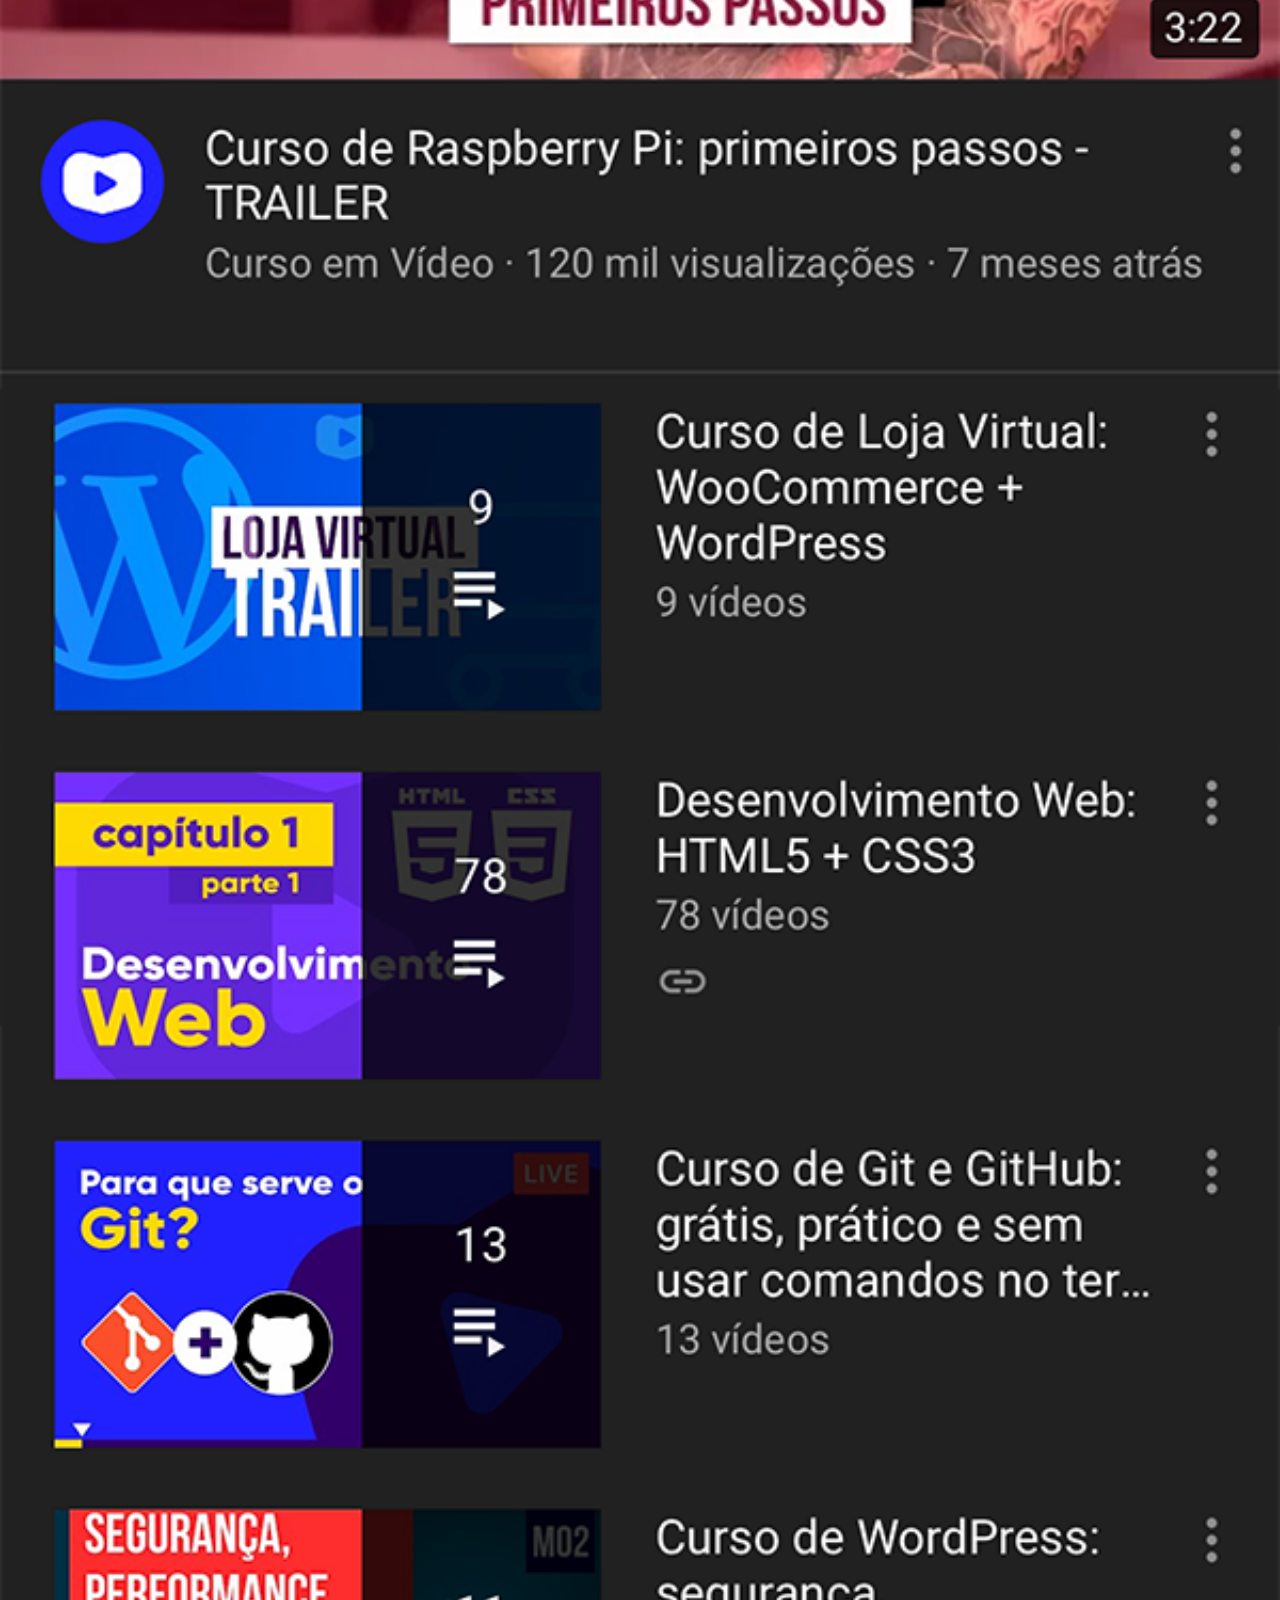
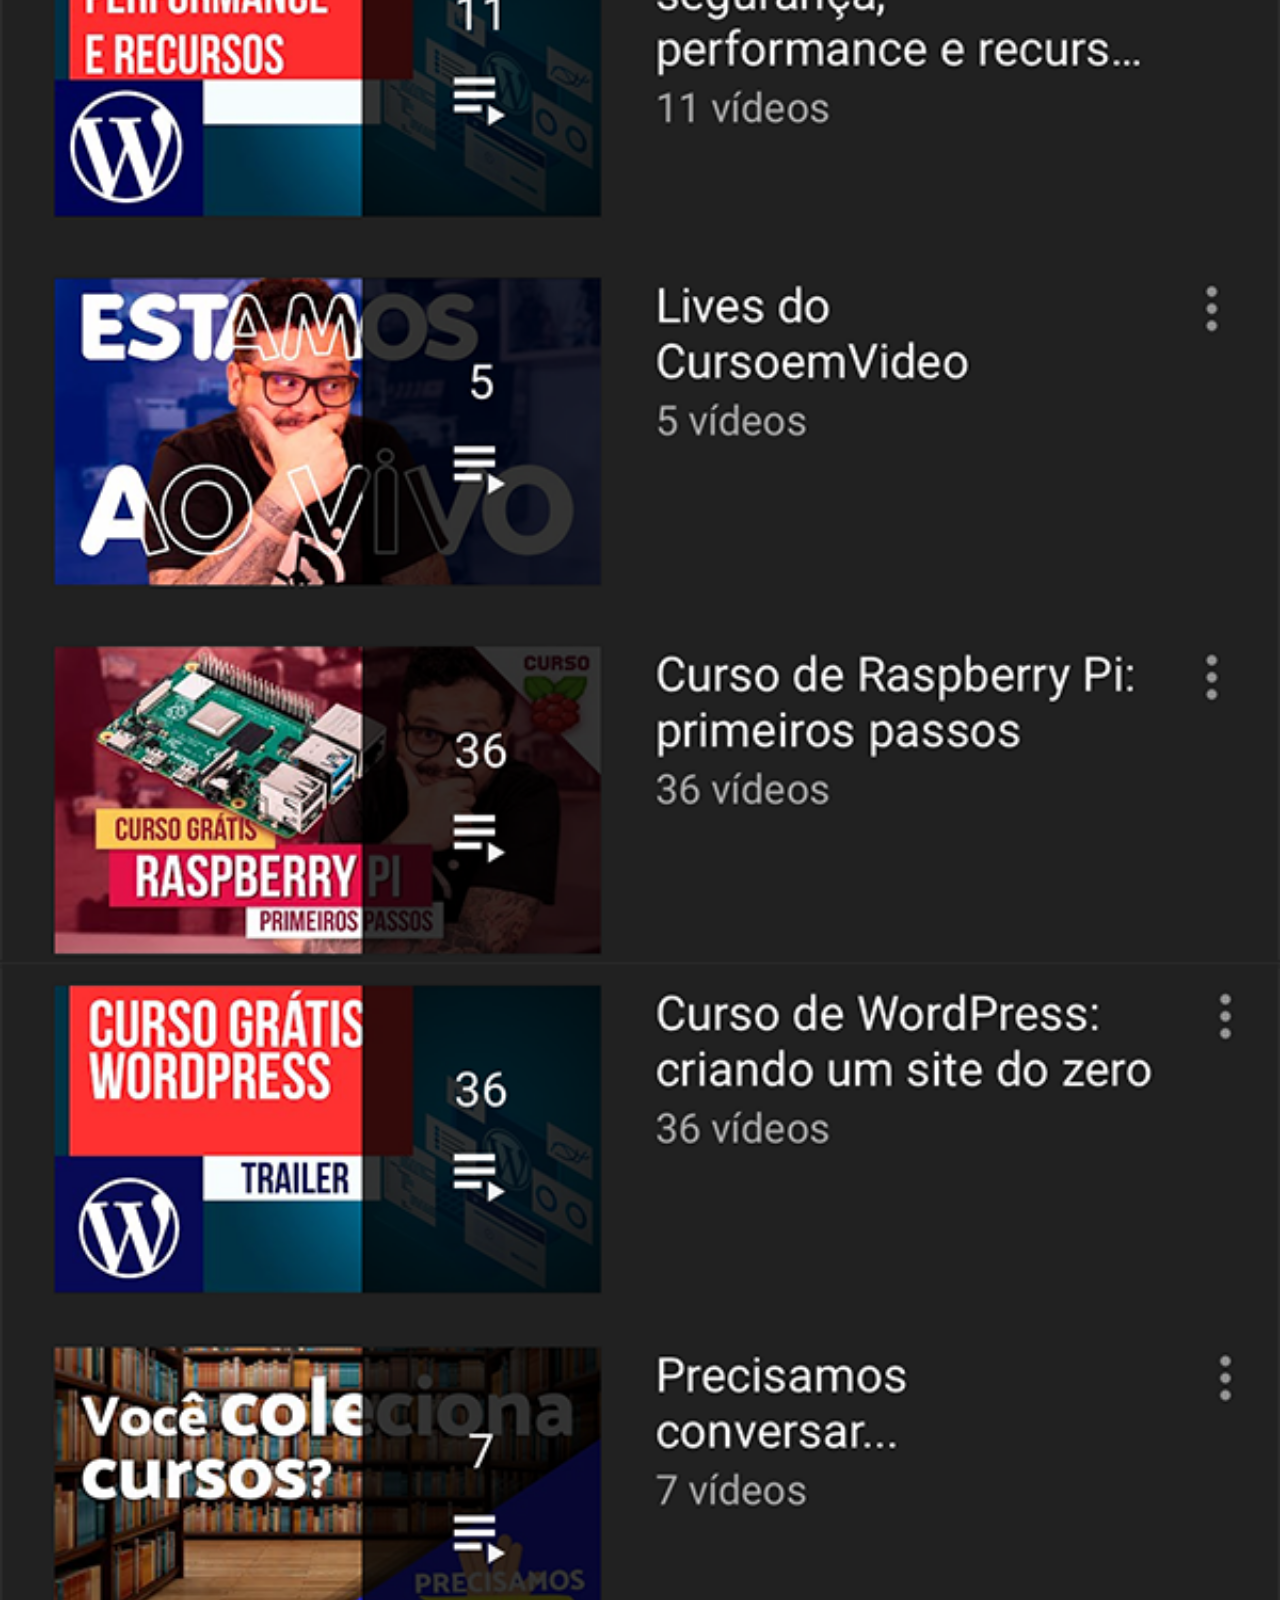
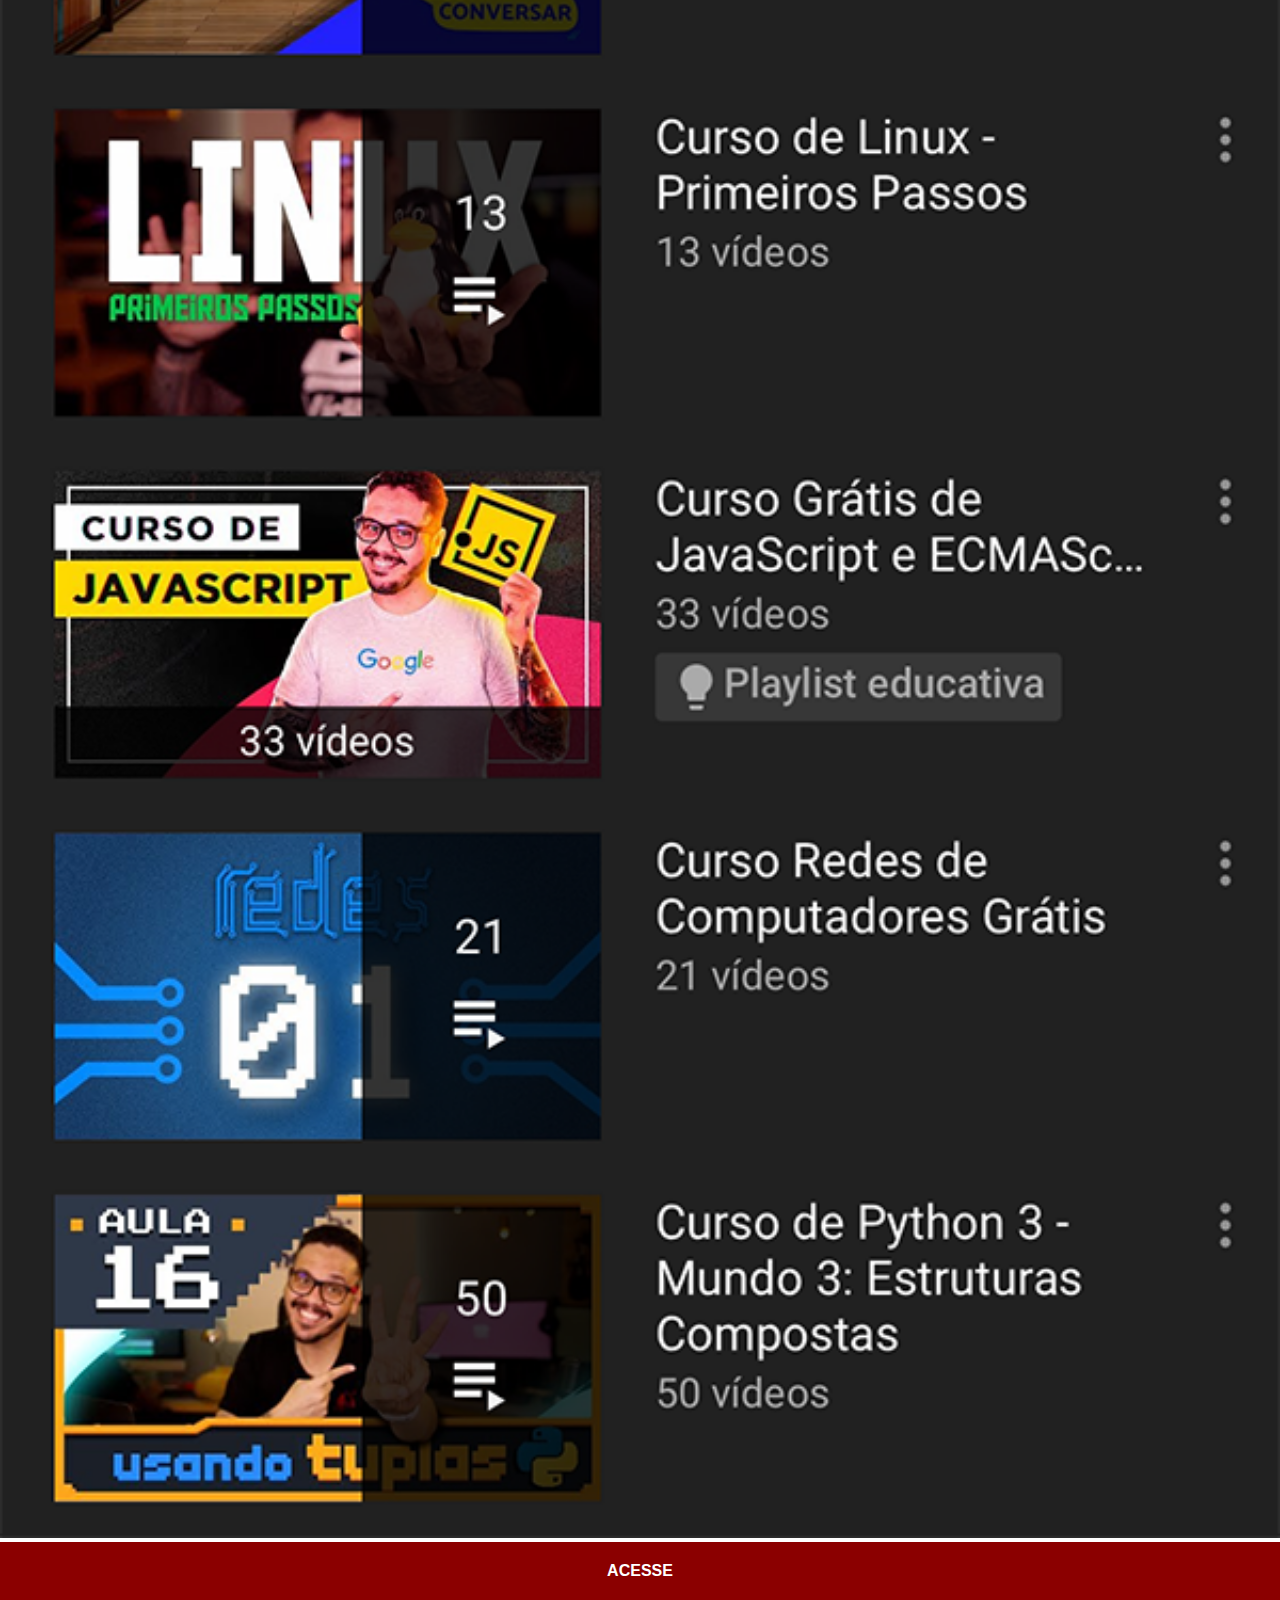
<file: youtube.html>
<!DOCTYPE html>
<html lang="pt-br">
<head>
    <meta charset="UTF-8">
    <meta http-equiv="X-UA-Compatible" content="IE=edge">
    <meta name="viewport" content="width=device-width, initial-scale=1.0">
    <title>YouTube</title>
    <link rel="stylesheet" href="estilos/social.css">
</head>
<body>
    <img src="imagens/tela-youtube.png" alt="">
    <a href="https://www.youtube.com/c/CursoemV%C3%ADdeo/playlists" target="_blank">ACESSE</a>
</body>
</html>
</file>
<file: estilos/style.css>
@charset "UTF-8";

* {
    margin: 0;
    padding: 0;
    font-family: Arial, Helvetica, sans-serif;
}

html, body {
    height: 100vh;
    width: 100vw;   
}

body {
    background: url('../imagens/fundo-madeira.jpg') no-repeat top center;
    background-size: cover;
    background-attachment: fixed;
}

main {
    height: 100vh;
    position: relative;   
}

#telefone {
    
    position: absolute;
    top: 50%;
    left: 50%;
    transform: translate(-50%, -50%);
    height: 627px;
    width: 311px;
    background: url('../imagens/frame-iphone.png') no-repeat;  
}

#tela {
    position: relative;
    top: 80px;
    left: 22px;
    width: 267px;
    height: 471px;
}

#redes-sociais img {
    width: 50px;
    margin: 10px; 
    border-radius: 50%;
    box-shadow: 2px 2px 5px rgba(0, 0, 0, 0.400);
    box-sizing: border-box;
}

#redes-sociais {
    text-align: right;
}

#redes-sociais img:hover {
    border: 2px solid rgba(255, 255, 255, 0.623);
    transform: translate(-3px, -3px);
    box-shadow: 5px 5px 10px rgba(0, 0, 0, 0.623);
    transition: transform 0.5s, border 0.5s;
}
</file>
<file: estilos/social.css>
@charset "UTF-8";

* {
    margin: 0;
    padding: 0;
    font-family: Arial, Helvetica, sans-serif;
}

::-webkit-scrollbar {
    width: 0;
    height: 0;
}
img {
    width: 100vw;

}

a{
    display: block;
    background-color: darkred;
    padding: 20px;
    text-align: center;
    font-weight: bolder;
    text-decoration: none;
    color: white;
}

a:hover {
    background-color: red;
}
</file>
